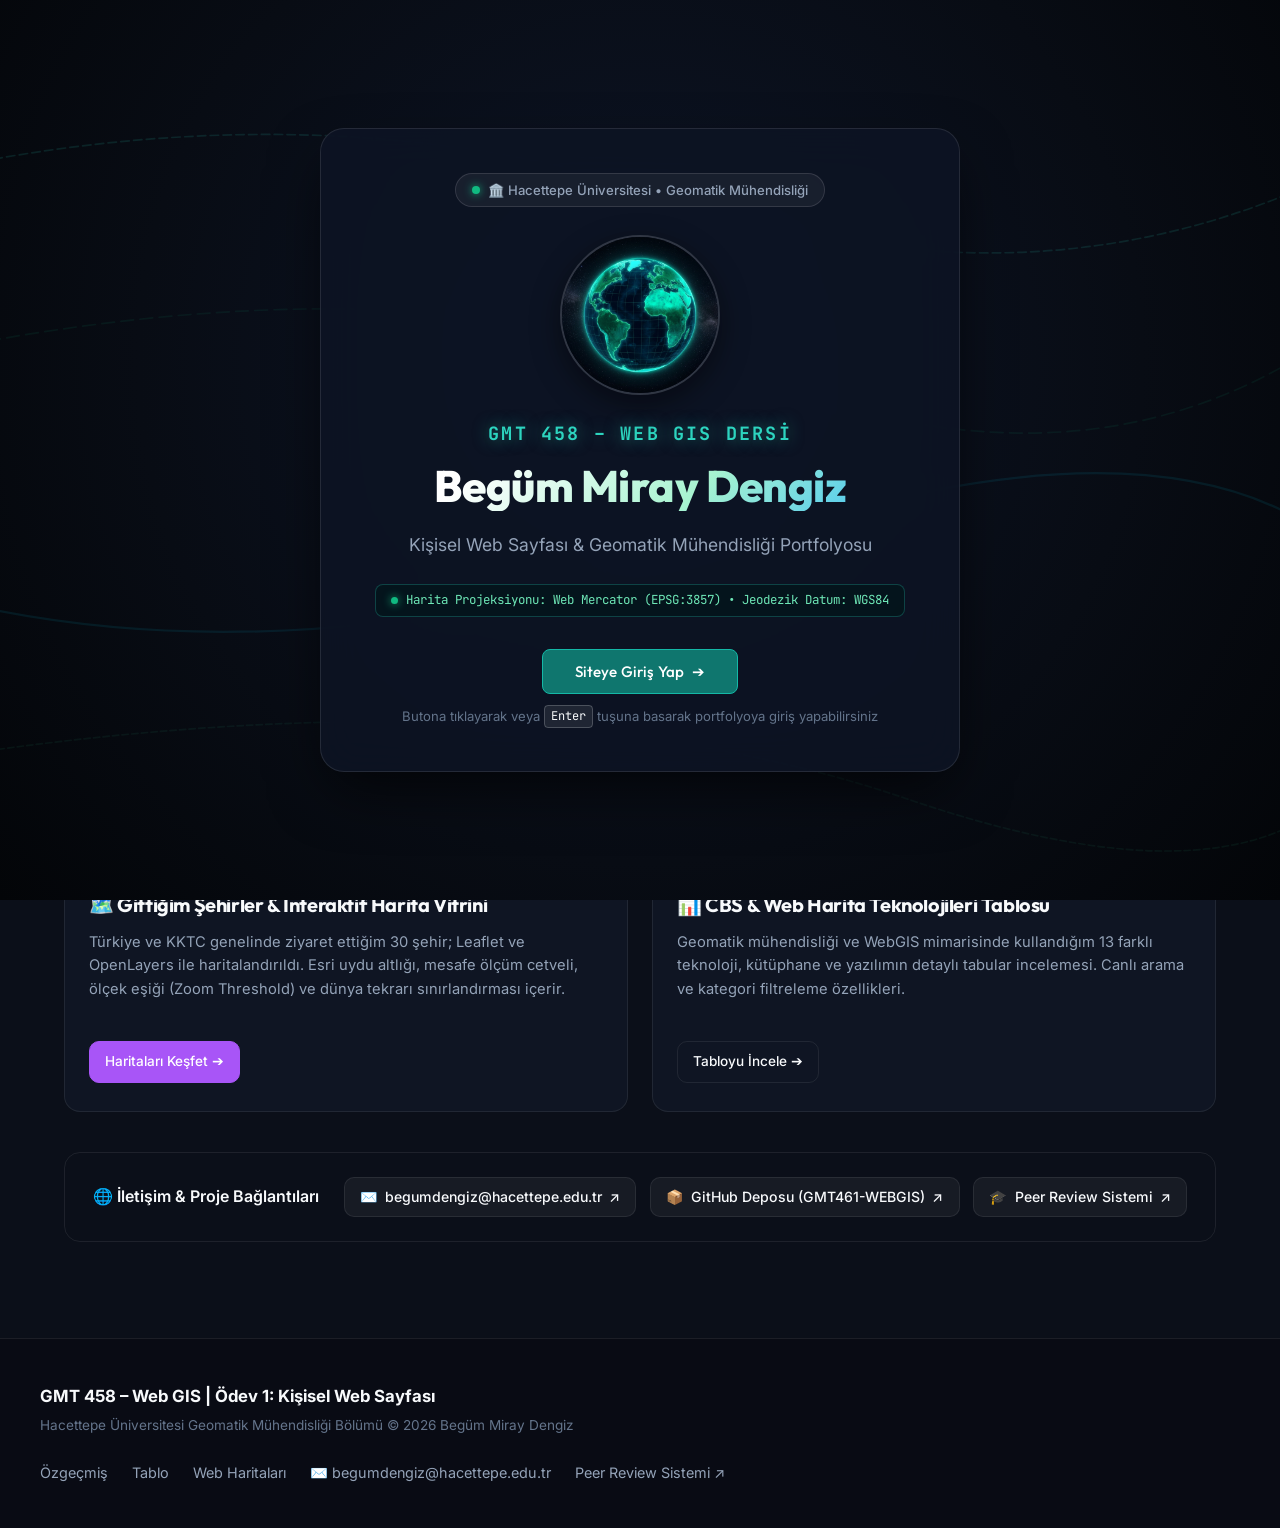
<file: index.html>
<!DOCTYPE html>
<html lang="tr" data-theme="dark">
<head>
  <meta charset="UTF-8">
  <meta name="viewport" content="width=device-width, initial-scale=1.0">
  <title>Begüm Miray Dengiz | Web GIS & Geomatik Mühendisliği Portfolyosu</title>
  <meta name="description" content="GMT 458 Web GIS dersi için hazırlanmış kişisel web sayfası ve WebGIS portfolyosu. OpenLayers, Leaflet ve Türkiye ile KKTC'de 30 gittiğim şehir haritası.">
  <meta http-equiv="Cache-Control" content="no-cache, no-store, must-revalidate">
  <meta http-equiv="Pragma" content="no-cache">
  <meta http-equiv="Expires" content="0">
  <link rel="stylesheet" href="css/style.css?v=3">
  <link rel="icon" type="image/svg+xml" href="assets/images/avatar.svg">
</head>
<body>

  <!-- =========================================================================
       Sade & Modern Dünya Resimli Giriş Kapak Ekranı (Clean Earth Globe Cover)
       ========================================================================= -->
  <aside id="siteCoverOverlay" class="site-cover-overlay" aria-label="Giriş Kapak Ekranı">
    
    <!-- Yumuşak Topoğrafik Çizgi Arka Planı (Sade & Zarif) -->
    <svg class="cover-topo-svg" viewBox="0 0 1200 800" preserveAspectRatio="none" aria-hidden="true">
      <defs>
        <linearGradient id="topoGrad1" x1="0%" y1="0%" x2="100%" y2="0%">
          <stop offset="0%" stop-color="#2dd4bf" stop-opacity="0.3" />
          <stop offset="50%" stop-color="#10b981" stop-opacity="0.6" />
          <stop offset="100%" stop-color="#06b6d4" stop-opacity="0.2" />
        </linearGradient>
      </defs>
      <path class="topo-line topo-1" d="M -100,160 Q 300,70 650,180 T 1300,130" />
      <path class="topo-line topo-2" d="M -100,320 Q 380,220 720,340 T 1300,260" />
      <path class="topo-line topo-3" d="M -100,520 Q 250,620 700,480 T 1300,530" />
      <path class="topo-line topo-4" d="M -100,680 Q 480,590 850,710 T 1300,640" />
    </svg>

    <!-- Cam Efektli & Sade Karşılama Kartı -->
    <div class="cover-modal-card">
      
      <div class="cover-badge-pill">
        <span class="badge-pulsing-dot"></span>
        <span data-i18n="cover.badge">Hacettepe Üniversitesi • Geomatik Mühendisliği</span>
      </div>

      <!-- Sade & Parlayan 3D Dünya Resmi (Clean Earth Globe) -->
      <div class="cover-globe-container">
        <img src="assets/images/earth_globe.jpg" alt="WebGIS Earth Globe" class="cover-globe-img">
      </div>

      <h1 class="cover-title">
        <span class="cover-title-sub" data-i18n="cover.sub">GMT 458 – WEB GIS DERSİ</span>
        <span class="cover-title-main shimmer-text" data-i18n="cover.name">Begüm Miray Dengiz</span>
      </h1>

      <p class="cover-tagline" data-i18n="cover.tagline">
        Kişisel Web Sayfası & Geomatik Mühendisliği Portfolyosu
      </p>

      <!-- Cartographic Status Bar -->
      <div class="cover-geo-status">
        <span class="geo-status-dot"></span>
        <span data-i18n="cover.geo_status">Harita Projeksiyonu: Web Mercator (EPSG:3857) • Jeodezik Datum: WGS84</span>
      </div>

      <!-- Action Enter Button -->
      <div class="cover-action-box">
        <button id="coverEnterBtn" class="cover-enter-btn" title="Siteye Giriş Yap ve Portfolyoyu Keşfet">
          <span class="btn-content">
            <span data-i18n="cover.btn">Siteye Giriş Yap</span>
            <span class="btn-arrow">➔</span>
          </span>
        </button>
        <p class="cover-hint-text" data-i18n="cover.hint">
          Butona tıklayarak veya <kbd>Enter</kbd> tuşuna basarak portfolyoya giriş yapabilirsiniz
        </p>
      </div>

    </div>
  </aside>

  <!-- Site Navigation -->
  <header class="site-header">
    <div class="nav-container">
      <a href="index.html" class="brand-logo">
        <span class="brand-icon">🌐</span>
        <span><span data-i18n="nav.brand">Begüm Miray</span> <span style="color: var(--primary-light);" data-i18n="nav.brand_sub">.WebGIS</span></span>
      </a>

      <div class="nav-right-cluster">
        <!-- Re-open Intro Cover Button -->
        <button id="reopenCoverBtn" class="intro-cover-btn" aria-label="Giriş Kapağını Göster" title="Açılış Kapak Animasyonunu Tekrar Oynat" data-i18n="nav.cover_btn">🎬 Giriş Kapağı</button>

        <!-- Multi-Language Selector (TR / EN) -->
        <div class="lang-switcher" role="group" aria-label="Dil Seçimi / Language Selector">
          <button class="lang-btn active" data-lang="tr" title="Türkçe">TR</button>
          <span class="lang-divider">|</span>
          <button class="lang-btn" data-lang="en" title="English">EN</button>
        </div>

        <!-- Theme Toggle Button -->
        <button id="themeToggleBtn" class="theme-toggle-btn" aria-label="Temayı Değiştir" title="Temayı Değiştir" data-i18n-title="theme.title_light">☀️</button>
        <button class="mobile-toggle" id="mobileToggle" aria-label="Menüyü Aç">☰</button>

        <ul class="nav-links" id="navLinks">
          <li><a href="index.html" class="nav-link active" data-i18n="nav.resume">Özgeçmiş</a></li>
          <li><a href="technologies.html" class="nav-link" data-i18n="nav.table">Tablo</a></li>
          <li><a href="maps.html" class="nav-link" data-i18n="nav.maps">Web Haritaları</a></li>
        </ul>
      </div>
    </div>
  </header>

  <!-- Main Content Area -->
  <main class="main-content">
    
    <!-- Hero Section (Clean, Modern Profile Intro) -->
    <section class="hero-grid animate-fade-up">
      <div class="hero-text">
        <div class="section-badge" data-i18n="hero.badge">🏛️ Hacettepe Üniversitesi • Geomatik Mühendisliği</div>
        <h1 class="shimmer-text">
          <span data-i18n="hero.greeting">Merhaba, Ben</span> <span data-i18n="hero.name">Begüm Miray Dengiz</span>
        </h1>
        <div class="hero-role">
          <span data-i18n="hero.role">📐 Geomatik Mühendisliği Son Sınıf Öğrencisi</span>
        </div>
        <p class="hero-bio" data-i18n="hero.bio">
          Hacettepe Üniversitesi Mühendislik Fakültesi Geomatik Mühendisliği Bölümü son sınıf öğrencisiyim. 
          Mesleki stajlarımı <strong>Karayolları 4. Bölge Müdürlüğü</strong>, <strong>Doruk Harita Şirketi</strong> 
          ve <strong>Çankaya LİHKAB</strong> bünyesinde tamamladım.
        </p>

        <div class="hero-actions">
          <a href="maps.html" class="btn btn-primary">
            <span data-i18n="hero.btn_maps">🗺️ Web Haritalarını İncele (30 Şehir)</span>
          </a>
          <a href="technologies.html" class="btn btn-secondary">
            <span data-i18n="hero.btn_tech">📊 Teknolojiler</span>
          </a>
          <a href="mailto:begumdengiz@hacettepe.edu.tr" class="btn btn-secondary" title="E-Posta Gönder">
            <span>✉️ begumdengiz@hacettepe.edu.tr</span>
          </a>
        </div>
      </div>
    </section>

    <!-- Simple & Elegant Academic Education Card -->
    <section class="simple-section animate-fade-up">
      <div class="profile-cards-grid">
        
        <!-- Academic Education Card -->
        <article class="profile-card">
          <span class="profile-card-icon">🎓</span>
          <h3 data-i18n="cards.edu_title">Akademik Eğitim</h3>
          <span class="card-subtitle" data-i18n="cards.edu_sub">Hacettepe Üniversitesi (2022 – Günümüz)</span>
          <p data-i18n="cards.edu_desc">
            Mühendislik Fakültesi Geomatik Mühendisliği Bölümü. CBS, Fotogrametri, Jeodezi, Uzaktan Algılama ve GMT 458 Web GIS dersi kapsamında açık kaynaklı mekânsal yazılım mimarileri.
          </p>
        </article>

      </div>
    </section>

    <!-- 2-Column Showcase Action Cards -->
    <section class="simple-section animate-fade-up">
      <div class="showcase-cards-grid">
        
        <!-- Showcase 1: 30 Visited Cities Maps -->
        <div class="showcase-action-card">
          <div class="showcase-card-header">
            <h3 data-i18n="showcase.maps_title">🗺️ Gittiğim Şehirler & İnteraktif Harita Vitrini</h3>
            <p data-i18n="showcase.maps_desc">
              Türkiye ve KKTC genelinde ziyaret ettiğim 30 şehir; Leaflet ve OpenLayers ile haritalandırıldı. Esri uydu altlığı, mesafe ölçüm cetveli, ölçek eşiği (Zoom Threshold) ve dünya tekrarı sınırlandırması içerir.
            </p>
          </div>
          <div class="showcase-card-footer">
            <a href="maps.html" class="btn btn-primary btn-sm" data-i18n="showcase.maps_btn">
              Haritaları Keşfet ➔
            </a>
          </div>
        </div>

        <!-- Showcase 2: Technologies Table -->
        <div class="showcase-action-card">
          <div class="showcase-card-header">
            <h3 data-i18n="showcase.tech_title">📊 CBS & Web Harita Teknolojileri Tablosu</h3>
            <p data-i18n="showcase.tech_desc">
              Geomatik mühendisliği ve WebGIS mimarisinde kullandığım 13 farklı teknoloji, kütüphane ve yazılımın detaylı tabular incelemesi. Canlı arama ve kategori filtreleme özellikleri.
            </p>
          </div>
          <div class="showcase-card-footer">
            <a href="technologies.html" class="btn btn-secondary btn-sm" data-i18n="showcase.tech_btn">
              Tabloyu İncele ➔
            </a>
          </div>
        </div>

      </div>
    </section>

    <!-- Contact & Project Links Bar -->
    <section class="social-contact-bar animate-fade-up">
      <div class="contact-label" data-i18n="contact.title">
        🌐 İletişim & Proje Bağlantıları
      </div>
      <div class="contact-links-group">
        <a href="mailto:begumdengiz@hacettepe.edu.tr" class="contact-pill-link">
          <span>✉️</span>
          <span>begumdengiz@hacettepe.edu.tr</span>
          <span>↗</span>
        </a>
        <a href="https://github.com/begum-miray/GMT461-WEBGIS" target="_blank" rel="noopener" class="contact-pill-link">
          <span>📦</span>
          <span data-i18n="contact.github">GitHub Deposu (GMT461-WEBGIS)</span>
          <span>↗</span>
        </a>
        <a href="https://gmt458.hacettepe.edu.tr/" target="_blank" rel="noopener" class="contact-pill-link">
          <span>🎓</span>
          <span data-i18n="contact.review">Peer Review Sistemi</span>
          <span>↗</span>
        </a>
      </div>
    </section>

  </main>

  <!-- Site Footer -->
  <footer class="site-footer">
    <div class="footer-container">
      <div class="footer-left">
        <div class="footer-title" data-i18n="footer.title">GMT 458 – Web GIS | Ödev 1: Kişisel Web Sayfası</div>
        <div class="footer-subtitle" data-i18n="footer.subtitle">Hacettepe Üniversitesi Geomatik Mühendisliği Bölümü © 2026 Begüm Miray Dengiz</div>
      </div>
      <ul class="footer-links">
        <li><a href="index.html" data-i18n="nav.resume">Özgeçmiş</a></li>
        <li><a href="technologies.html" data-i18n="nav.table">Tablo</a></li>
        <li><a href="maps.html" data-i18n="nav.maps">Web Haritaları</a></li>
        <li><a href="mailto:begumdengiz@hacettepe.edu.tr">✉️ begumdengiz@hacettepe.edu.tr</a></li>
        <li><a href="https://gmt458.hacettepe.edu.tr/" target="_blank" rel="noopener" data-i18n="footer.review">Peer Review Sistemi ↗</a></li>
      </ul>
    </div>
  </footer>

  <script src="js/i18n.js?v=3"></script>
  <script src="js/main.js?v=3"></script>
</body>
</html>
</file>
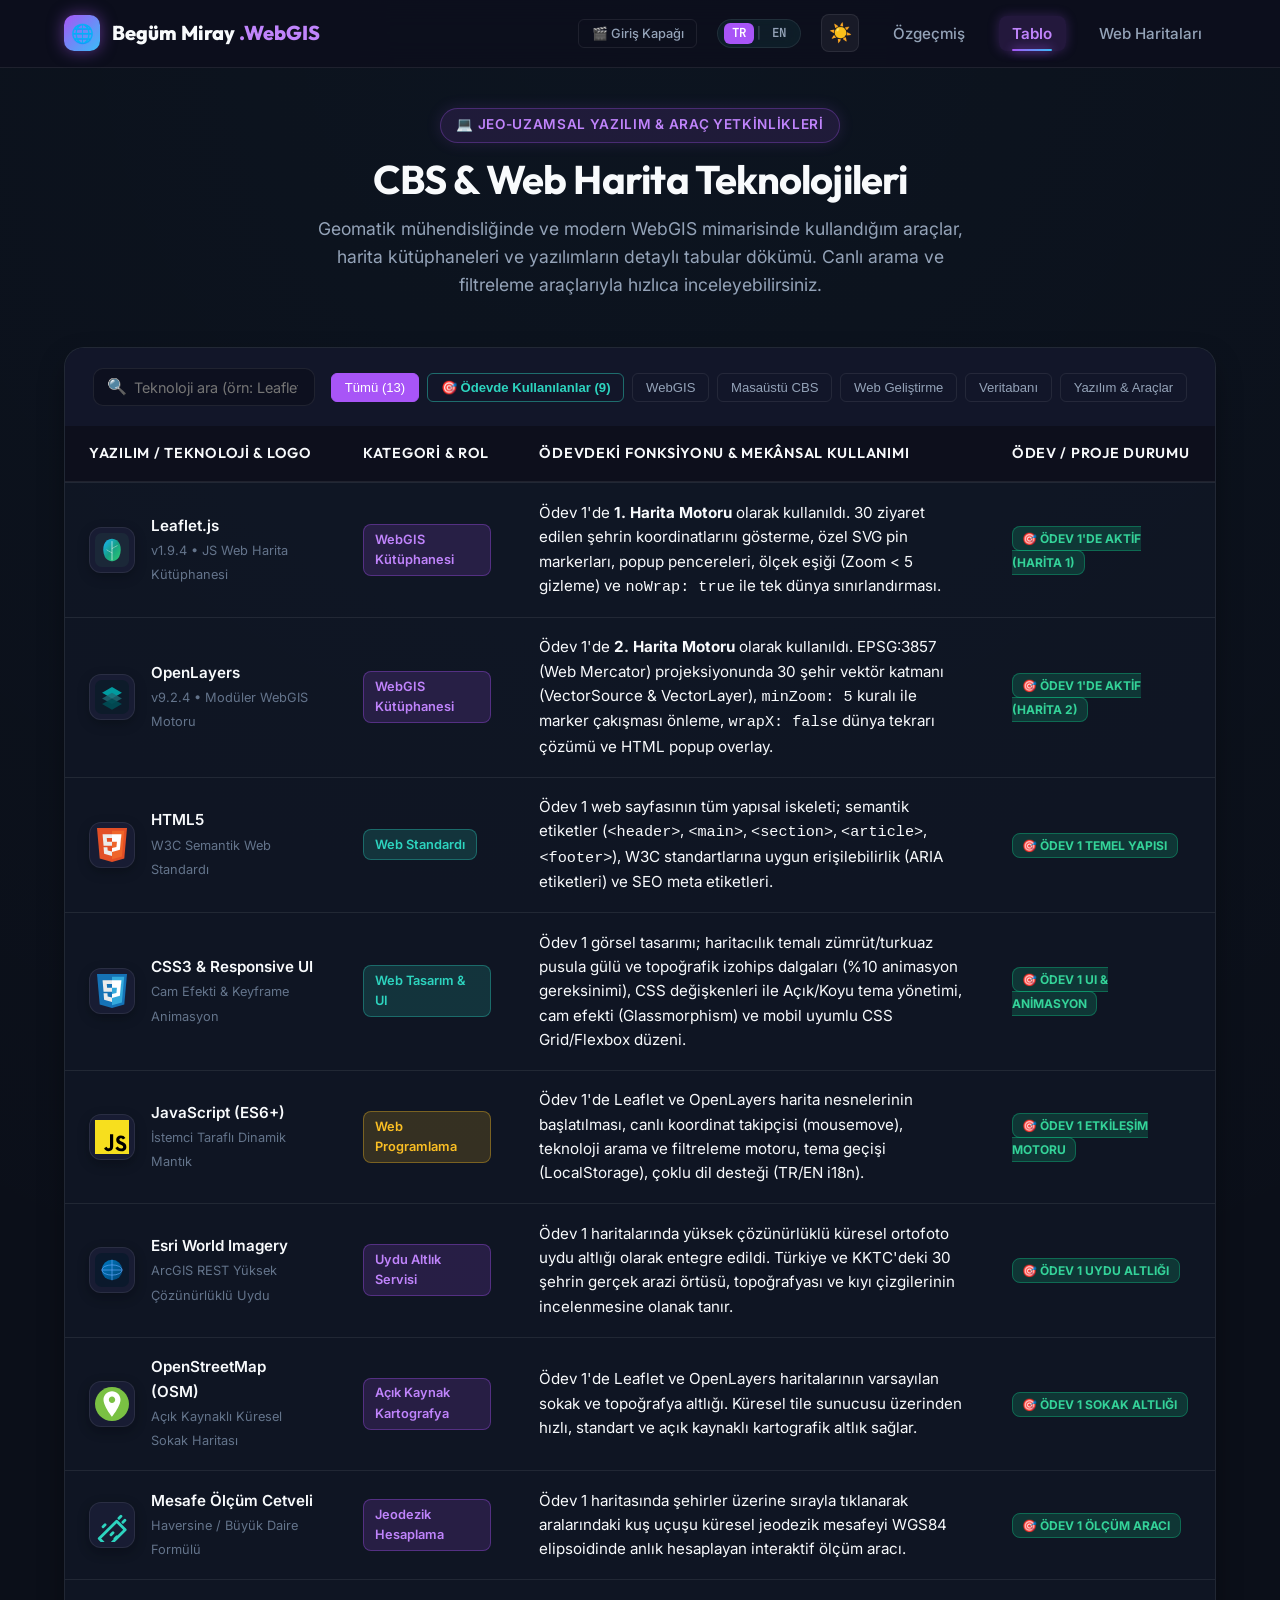
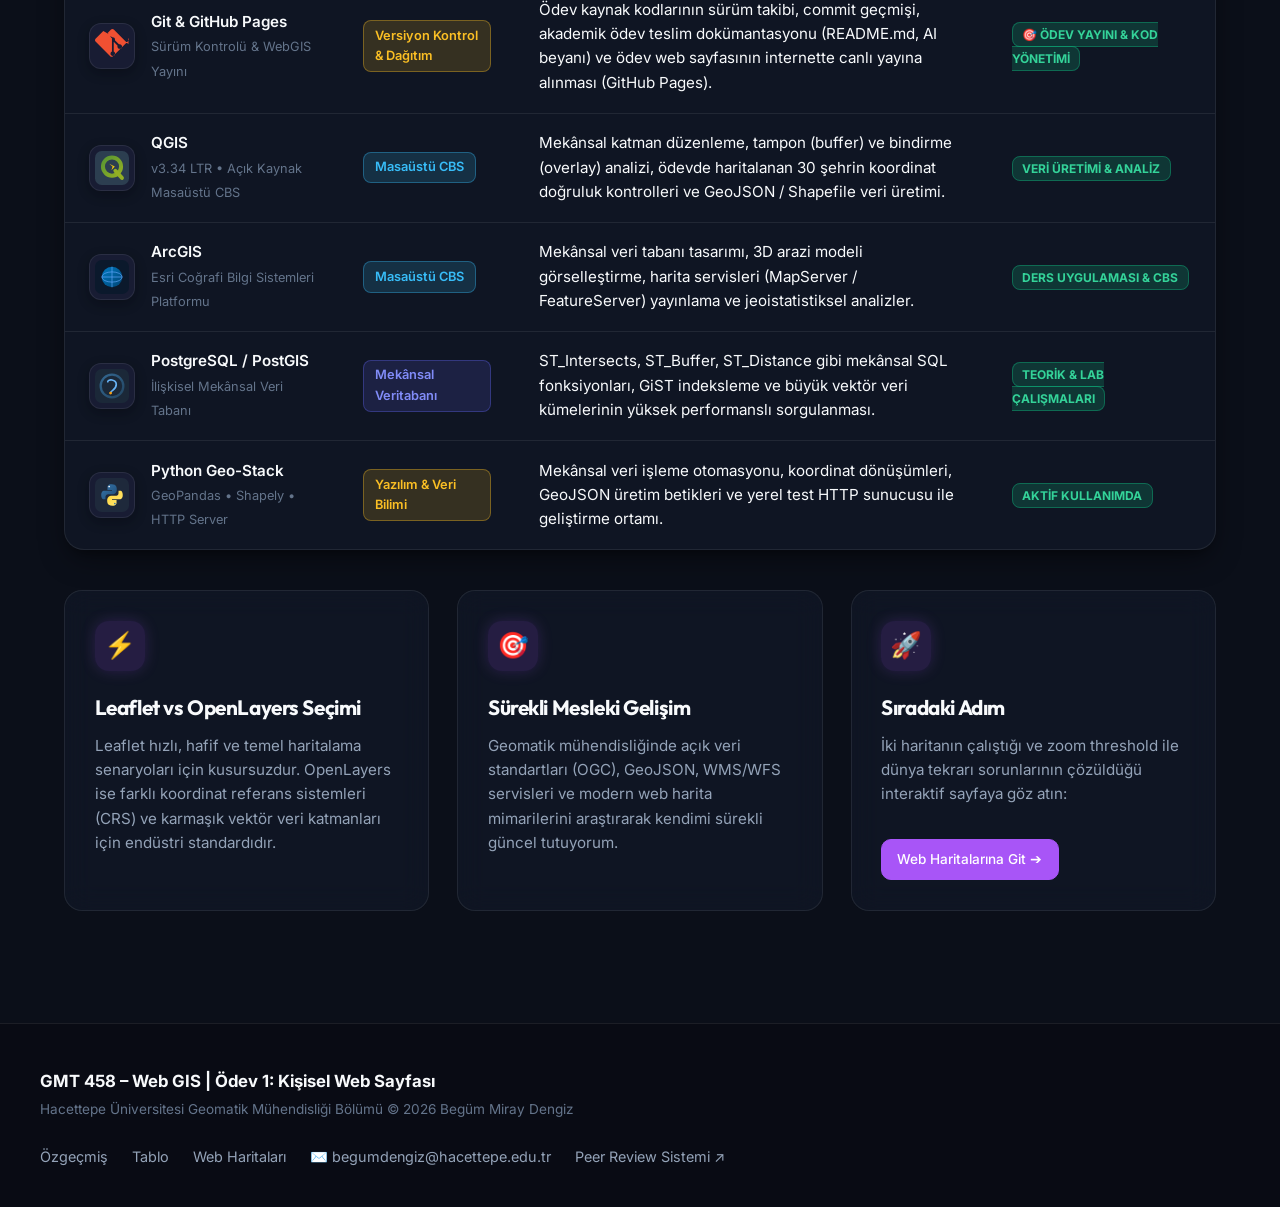
<file: technologies.html>
<!DOCTYPE html>
<html lang="tr" data-theme="dark">
<head>
  <meta charset="UTF-8">
  <meta name="viewport" content="width=device-width, initial-scale=1.0">
  <title>Kullanılan Teknolojiler & Beceriler | Begüm Miray Dengiz WebGIS</title>
  <meta name="description" content="GMT 458 Web GIS dersi için kullanılan teknolojiler, açık kaynaklı kütüphaneler ve görselli tabular bilgi tablosu.">
  <meta http-equiv="Cache-Control" content="no-cache, no-store, must-revalidate">
  <meta http-equiv="Pragma" content="no-cache">
  <meta http-equiv="Expires" content="0">
  <link rel="stylesheet" href="css/style.css?v=3">
  <link rel="icon" type="image/svg+xml" href="assets/images/avatar.svg">
</head>
<body>

  <!-- Site Navigation -->
  <header class="site-header">
    <div class="nav-container">
      <a href="index.html" class="brand-logo">
        <span class="brand-icon">🌐</span>
        <span><span data-i18n="nav.brand">Begüm Miray</span> <span style="color: var(--primary-light);" data-i18n="nav.brand_sub">.WebGIS</span></span>
      </a>

      <div class="nav-right-cluster">
        <!-- Re-open Intro Cover Button -->
        <button id="reopenCoverBtn" class="intro-cover-btn" aria-label="Giriş Kapağını Göster" title="Açılış Kapak Animasyonunu Tekrar Oynat" data-i18n="nav.cover_btn">🎬 Giriş Kapağı</button>

        <!-- Multi-Language Selector (TR / EN) -->
        <div class="lang-switcher" role="group" aria-label="Dil Seçimi / Language Selector">
          <button class="lang-btn active" data-lang="tr" title="Türkçe">TR</button>
          <span class="lang-divider">|</span>
          <button class="lang-btn" data-lang="en" title="English">EN</button>
        </div>

        <!-- Theme Toggle Button -->
        <button id="themeToggleBtn" class="theme-toggle-btn" aria-label="Temayı Değiştir" title="Temayı Değiştir" data-i18n-title="theme.title_light">☀️</button>
        <button class="mobile-toggle" id="mobileToggle" aria-label="Menüyü Aç">☰</button>

        <ul class="nav-links" id="navLinks">
          <li><a href="index.html" class="nav-link" data-i18n="nav.resume">Özgeçmiş</a></li>
          <li><a href="technologies.html" class="nav-link active" data-i18n="nav.table">Tablo</a></li>
          <li><a href="maps.html" class="nav-link" data-i18n="nav.maps">Web Haritaları</a></li>
        </ul>
      </div>
    </div>
  </header>

  <!-- Main Content -->
  <main class="main-content">
    
    <div class="section-header animate-fade-up">
      <div class="section-badge" data-i18n="tech.badge">💻 Jeo-Uzamsal Yazılım & Araç Yetkinlikleri</div>
      <h1 class="section-title" data-i18n="tech.title">CBS & Web Harita Teknolojileri</h1>
      <p class="section-desc" data-i18n="tech.desc">
        Geomatik mühendisliğinde ve modern WebGIS mimarisinde kullandığım araçlar, harita kütüphaneleri ve yazılımların detaylı tabular dökümü. Canlı arama ve filtreleme araçlarıyla hızlıca inceleyebilirsiniz.
      </p>
    </div>

    <!-- TABULAR INFORMATION WITH IMAGES SECTION -->
    <div class="table-container animate-fade-up">
      
      <!-- Toolbar with Live Search & Category Filter -->
      <div class="table-toolbar">
        <div class="search-box-wrapper">
          <span class="search-icon-pos">🔍</span>
          <input type="text" id="tableSearchInput" class="search-input" placeholder="Teknoloji ara (örn: Leaflet, QGIS)..." data-i18n-placeholder="tech.search_placeholder" aria-label="Tabloda Ara">
        </div>

        <div class="filter-pills-group">
          <button class="filter-btn active" data-filter="all" data-i18n="tech.filter_all">Tümü (13)</button>
          <button class="filter-btn" data-filter="odev" style="border-color: rgba(45, 212, 191, 0.45); color: #2dd4bf; font-weight: 700;" data-i18n="tech.filter_odev">🎯 Ödevde Kullanılanlar (9)</button>
          <button class="filter-btn" data-filter="webgis" data-i18n="tech.filter_webgis">WebGIS</button>
          <button class="filter-btn" data-filter="desktop" data-i18n="tech.filter_desktop">Masaüstü CBS</button>
          <button class="filter-btn" data-filter="web" data-i18n="tech.filter_web">Web Geliştirme</button>
          <button class="filter-btn" data-filter="db" data-i18n="tech.filter_db">Veritabanı</button>
          <button class="filter-btn" data-filter="dev" data-i18n="tech.filter_dev">Yazılım & Araçlar</button>
        </div>
      </div>

      <div class="table-responsive">
        <table class="custom-table">
          <thead>
            <tr>
              <th scope="col" data-i18n="table.th_tech">Yazılım / Teknoloji & Logo</th>
              <th scope="col" data-i18n="table.th_cat">Kategori & Rol</th>
              <th scope="col" data-i18n="table.th_role">Ödevdeki Fonksiyonu & Mekânsal Kullanımı</th>
              <th scope="col" data-i18n="table.th_status">Ödev / Proje Durumu</th>
            </tr>
          </thead>
          <tbody>
            
            <!-- 1. Leaflet.js -->
            <tr data-category="webgis odev">
              <td>
                <div class="table-item-cell">
                  <div class="table-logo-wrapper">
                    <img src="assets/images/leaflet.svg" alt="Leaflet Logo" class="table-logo">
                  </div>
                  <div>
                    <span class="tech-name">Leaflet.js</span>
                    <span class="tech-desc">v1.9.4 • JS Web Harita Kütüphanesi</span>
                  </div>
                </div>
              </td>
              <td><span class="table-badge badge-webgis" data-i18n="badge.webgis_lib">WebGIS Kütüphanesi</span></td>
              <td data-i18n="td.leaflet_desc">Ödev 1'de <strong>1. Harita Motoru</strong> olarak kullanıldı. 30 ziyaret edilen şehrin koordinatlarını gösterme, özel SVG pin markerları, popup pencereleri, ölçek eşiği (Zoom < 5 gizleme) ve <code>noWrap: true</code> ile tek dünya sınırlandırması.</td>
              <td><span class="issue-status-badge status-active" data-i18n="status.act_m1">🎯 Ödev 1'de Aktif (Harita 1)</span></td>
            </tr>

            <!-- 2. OpenLayers -->
            <tr data-category="webgis odev">
              <td>
                <div class="table-item-cell">
                  <div class="table-logo-wrapper">
                    <img src="assets/images/openlayers.svg" alt="OpenLayers Logo" class="table-logo">
                  </div>
                  <div>
                    <span class="tech-name">OpenLayers</span>
                    <span class="tech-desc">v9.2.4 • Modüler WebGIS Motoru</span>
                  </div>
                </div>
              </td>
              <td><span class="table-badge badge-webgis" data-i18n="badge.webgis_lib">WebGIS Kütüphanesi</span></td>
              <td data-i18n="td.ol_desc">Ödev 1'de <strong>2. Harita Motoru</strong> olarak kullanıldı. EPSG:3857 (Web Mercator) projeksiyonunda 30 şehir vektör katmanı (VectorSource & VectorLayer), <code>minZoom: 5</code> kuralı ile marker çakışması önleme, <code>wrapX: false</code> dünya tekrarı çözümü ve HTML popup overlay.</td>
              <td><span class="issue-status-badge status-active" data-i18n="status.act_m2">🎯 Ödev 1'de Aktif (Harita 2)</span></td>
            </tr>

            <!-- 3. HTML5 -->
            <tr data-category="web odev">
              <td>
                <div class="table-item-cell">
                  <div class="table-logo-wrapper">
                    <img src="assets/images/html5.svg" alt="HTML5 Logo" class="table-logo">
                  </div>
                  <div>
                    <span class="tech-name">HTML5</span>
                    <span class="tech-desc">W3C Semantik Web Standardı</span>
                  </div>
                </div>
              </td>
              <td><span class="table-badge badge-web" data-i18n="badge.web_standard">Web Standardı</span></td>
              <td data-i18n="td.html5_desc">Ödev 1 web sayfasının tüm yapısal iskeleti; semantik etiketler (<code>&lt;header&gt;</code>, <code>&lt;main&gt;</code>, <code>&lt;section&gt;</code>, <code>&lt;article&gt;</code>, <code>&lt;footer&gt;</code>), W3C standartlarına uygun erişilebilirlik (ARIA etiketleri) ve SEO meta etiketleri.</td>
              <td><span class="issue-status-badge status-active" data-i18n="status.act_core">🎯 Ödev 1 Temel Yapısı</span></td>
            </tr>

            <!-- 4. CSS3 -->
            <tr data-category="web odev">
              <td>
                <div class="table-item-cell">
                  <div class="table-logo-wrapper">
                    <img src="assets/images/css3.svg" alt="CSS3 Logo" class="table-logo">
                  </div>
                  <div>
                    <span class="tech-name">CSS3 & Responsive UI</span>
                    <span class="tech-desc">Cam Efekti & Keyframe Animasyon</span>
                  </div>
                </div>
              </td>
              <td><span class="table-badge badge-web" data-i18n="badge.ui_design">Web Tasarım & UI</span></td>
              <td data-i18n="td.css3_desc">Ödev 1 görsel tasarımı; haritacılık temalı zümrüt/turkuaz pusula gülü ve topoğrafik izohips dalgaları (%10 animasyon gereksinimi), CSS değişkenleri (Variables) ile Açık/Koyu tema yönetimi, cam efekti (Glassmorphism) ve mobil uyumlu CSS Grid/Flexbox düzeni.</td>
              <td><span class="issue-status-badge status-active" data-i18n="status.act_ui">🎯 Ödev 1 UI & Animasyon</span></td>
            </tr>

            <!-- 5. JavaScript -->
            <tr data-category="web dev odev">
              <td>
                <div class="table-item-cell">
                  <div class="table-logo-wrapper">
                    <img src="assets/images/javascript.svg" alt="JavaScript Logo" class="table-logo">
                  </div>
                  <div>
                    <span class="tech-name">JavaScript (ES6+)</span>
                    <span class="tech-desc">İstemci Taraflı Dinamik Mantık</span>
                  </div>
                </div>
              </td>
              <td><span class="table-badge badge-dev" data-i18n="badge.web_prog">Web Programlama</span></td>
              <td data-i18n="td.js_desc">Ödev 1'de Leaflet ve OpenLayers harita nesnelerinin başlatılması, canlı koordinat takipçisi (mousemove), teknoloji arama ve filtreleme motoru, tema geçişi (LocalStorage), çoklu dil desteği (TR/EN i18n).</td>
              <td><span class="issue-status-badge status-active" data-i18n="status.act_engine">🎯 Ödev 1 Etkileşim Motoru</span></td>
            </tr>

            <!-- 6. Esri World Imagery -->
            <tr data-category="webgis odev">
              <td>
                <div class="table-item-cell">
                  <div class="table-logo-wrapper">
                    <img src="assets/images/arcgis.svg" alt="Esri Logo" class="table-logo">
                  </div>
                  <div>
                    <span class="tech-name">Esri World Imagery</span>
                    <span class="tech-desc">ArcGIS REST Yüksek Çözünürlüklü Uydu</span>
                  </div>
                </div>
              </td>
              <td><span class="table-badge badge-webgis" data-i18n="badge.sat_service">Uydu Altlık Servisi</span></td>
              <td data-i18n="td.esri_desc">Ödev 1 haritalarında yüksek çözünürlüklü küresel ortofoto uydu altlığı olarak entegre edildi. Türkiye ve KKTC'deki 30 şehrin gerçek arazi örtüsü, topoğrafyası ve kıyı çizgilerinin incelenmesine olanak tanır.</td>
              <td><span class="issue-status-badge status-active" data-i18n="status.act_sat">🎯 Ödev 1 Uydu Altlığı</span></td>
            </tr>

            <!-- 7. OpenStreetMap -->
            <tr data-category="webgis odev">
              <td>
                <div class="table-item-cell">
                  <div class="table-logo-wrapper">
                    <img src="assets/images/osm.svg" alt="OSM Logo" class="table-logo">
                  </div>
                  <div>
                    <span class="tech-name">OpenStreetMap (OSM)</span>
                    <span class="tech-desc">Açık Kaynaklı Küresel Sokak Haritası</span>
                  </div>
                </div>
              </td>
              <td><span class="table-badge badge-webgis" data-i18n="badge.osm_carto">Açık Kaynak Kartografya</span></td>
              <td data-i18n="td.osm_desc">Ödev 1'de Leaflet ve OpenLayers haritalarının varsayılan sokak ve topoğrafya altlığı. Küresel tile sunucusu üzerinden hızlı, standart ve açık kaynaklı kartografik altlık sağlar.</td>
              <td><span class="issue-status-badge status-active" data-i18n="status.act_street">🎯 Ödev 1 Sokak Altlığı</span></td>
            </tr>

            <!-- 8. Jeodezik Mesafe Cetveli -->
            <tr data-category="webgis odev">
              <td>
                <div class="table-item-cell">
                  <div class="table-logo-wrapper">
                    <img src="assets/images/ruler.svg" alt="Cetvel Logo" class="table-logo">
                  </div>
                  <div>
                    <span class="tech-name">Mesafe Ölçüm Cetveli</span>
                    <span class="tech-desc">Haversine / Büyük Daire Formülü</span>
                  </div>
                </div>
              </td>
              <td><span class="table-badge badge-webgis" data-i18n="badge.geodesy_calc">Jeodezik Hesaplama</span></td>
              <td data-i18n="td.ruler_desc">Ödev 1 haritasında şehirler üzerine sırayla tıklanarak aralarındaki kuş uçuşu küresel jeodezik mesafeyi WGS84 elipsoidinde anlık hesaplayan interaktif ölçüm aracı.</td>
              <td><span class="issue-status-badge status-active" data-i18n="status.act_ruler">🎯 Ödev 1 Ölçüm Aracı</span></td>
            </tr>

            <!-- 9. Git & GitHub / Pages -->
            <tr data-category="dev odev">
              <td>
                <div class="table-item-cell">
                  <div class="table-logo-wrapper">
                    <img src="assets/images/git.svg" alt="Git Logo" class="table-logo">
                  </div>
                  <div>
                    <span class="tech-name">Git & GitHub Pages</span>
                    <span class="tech-desc">Sürüm Kontrolü & WebGIS Yayını</span>
                  </div>
                </div>
              </td>
              <td><span class="table-badge badge-dev" data-i18n="badge.vcs">Versiyon Kontrol & Dağıtım</span></td>
              <td data-i18n="td.git_desc">Ödev kaynak kodlarının sürüm takibi, commit geçmişi, akademik ödev teslim dokümantasyonu (README.md, AI beyanı) ve ödev web sayfasının internette canlı yayına alınması (GitHub Pages).</td>
              <td><span class="issue-status-badge status-active" data-i18n="status.act_deploy">🎯 Ödev Yayını & Kod Yönetimi</span></td>
            </tr>

            <!-- 10. QGIS -->
            <tr data-category="desktop">
              <td>
                <div class="table-item-cell">
                  <div class="table-logo-wrapper">
                    <img src="assets/images/qgis.svg" alt="QGIS Logo" class="table-logo">
                  </div>
                  <div>
                    <span class="tech-name">QGIS</span>
                    <span class="tech-desc">v3.34 LTR • Açık Kaynak Masaüstü CBS</span>
                  </div>
                </div>
              </td>
              <td><span class="table-badge badge-desktop" data-i18n="badge.desktop_gis">Masaüstü CBS</span></td>
              <td data-i18n="td.qgis_desc">Mekânsal katman düzenleme, tampon (buffer) ve bindirme (overlay) analizi, ödevde haritalanan 30 şehrin koordinat doğruluk kontrolleri ve GeoJSON / Shapefile veri üretimi.</td>
              <td><span class="issue-status-badge status-active" data-i18n="status.data_prod">Veri Üretimi & Analiz</span></td>
            </tr>

            <!-- 11. ArcGIS -->
            <tr data-category="desktop">
              <td>
                <div class="table-item-cell">
                  <div class="table-logo-wrapper">
                    <img src="assets/images/arcgis.svg" alt="ArcGIS Logo" class="table-logo">
                  </div>
                  <div>
                    <span class="tech-name">ArcGIS</span>
                    <span class="tech-desc">Esri Coğrafi Bilgi Sistemleri Platformu</span>
                  </div>
                </div>
              </td>
              <td><span class="table-badge badge-desktop" data-i18n="badge.desktop_gis">Masaüstü CBS</span></td>
              <td data-i18n="td.arcgis_desc">Mekânsal veri tabanı tasarımı, 3D arazi modeli görselleştirme, harita servisleri (MapServer / FeatureServer) yayınlama ve jeoistatistiksel analizler.</td>
              <td><span class="issue-status-badge status-active" data-i18n="status.lab_gis">Ders Uygulaması & CBS</span></td>
            </tr>

            <!-- 12. PostgreSQL / PostGIS -->
            <tr data-category="db">
              <td>
                <div class="table-item-cell">
                  <div class="table-logo-wrapper">
                    <img src="assets/images/postgis.svg" alt="PostGIS Logo" class="table-logo">
                  </div>
                  <div>
                    <span class="tech-name">PostgreSQL / PostGIS</span>
                    <span class="tech-desc">İlişkisel Mekânsal Veri Tabanı</span>
                  </div>
                </div>
              </td>
              <td><span class="table-badge badge-spatial-db" data-i18n="badge.spatial_db">Mekânsal Veritabanı</span></td>
              <td data-i18n="td.postgis_desc">ST_Intersects, ST_Buffer, ST_Distance gibi mekânsal SQL fonksiyonları, GiST indeksleme ve büyük vektör veri kümelerinin yüksek performanslı sorgulanması.</td>
              <td><span class="issue-status-badge status-active" data-i18n="status.theory_lab">Teorik & Lab Çalışmaları</span></td>
            </tr>

            <!-- 13. Python Geo-Stack -->
            <tr data-category="dev">
              <td>
                <div class="table-item-cell">
                  <div class="table-logo-wrapper">
                    <img src="assets/images/python.svg" alt="Python Logo" class="table-logo">
                  </div>
                  <div>
                    <span class="tech-name">Python Geo-Stack</span>
                    <span class="tech-desc">GeoPandas • Shapely • HTTP Server</span>
                  </div>
                </div>
              </td>
              <td><span class="table-badge badge-dev" data-i18n="badge.data_science">Yazılım & Veri Bilimi</span></td>
              <td data-i18n="td.python_desc">Mekânsal veri işleme otomasyonu, koordinat dönüşümleri, GeoJSON üretim betikleri ve yerel test HTTP sunucusu ile geliştirme ortamı.</td>
              <td><span class="issue-status-badge status-active" data-i18n="status.active_use">Aktif Kullanımda</span></td>
            </tr>

          </tbody>
        </table>
      </div>
    </div>

    <!-- Comparison & Tech Architecture Cards -->
    <section class="cards-grid">
      <article class="info-card">
        <div class="card-icon-box">⚡</div>
        <h3 data-i18n="techcard.1_title">Leaflet vs OpenLayers Seçimi</h3>
        <p data-i18n="techcard.1_desc">
          Leaflet hızlı, hafif ve temel haritalama senaryoları için kusursuzdur. OpenLayers ise farklı koordinat referans sistemleri (CRS) ve karmaşık vektör veri katmanları için endüstri standardıdır.
        </p>
      </article>

      <article class="info-card">
        <div class="card-icon-box">🎯</div>
        <h3 data-i18n="techcard.2_title">Sürekli Mesleki Gelişim</h3>
        <p data-i18n="techcard.2_desc">
          Geomatik mühendisliğinde açık veri standartları (OGC), GeoJSON, WMS/WFS servisleri ve modern web harita mimarilerini araştırarak kendimi sürekli güncel tutuyorum.
        </p>
      </article>

      <article class="info-card">
        <div class="card-icon-box">🚀</div>
        <h3 data-i18n="techcard.3_title">Sıradaki Adım</h3>
        <p>
          <span data-i18n="techcard.3_desc">İki haritanın çalıştığı ve zoom threshold ile dünya tekrarı sorunlarının çözüldüğü interaktif sayfaya göz atın:</span>
          <br><br>
          <a href="maps.html" class="btn btn-primary btn-sm" style="margin-top: 0.5rem;" data-i18n="techcard.3_btn">Web Haritalarına Git ➔</a>
        </p>
      </article>
    </section>

  </main>

  <!-- Site Footer -->
  <footer class="site-footer">
    <div class="footer-container">
      <div class="footer-left">
        <div class="footer-title" data-i18n="footer.title">GMT 458 – Web GIS | Ödev 1: Kişisel Web Sayfası</div>
        <div class="footer-subtitle" data-i18n="footer.subtitle">Hacettepe Üniversitesi Geomatik Mühendisliği Bölümü © 2026 Begüm Miray Dengiz</div>
      </div>
      <ul class="footer-links">
        <li><a href="index.html" data-i18n="nav.resume">Özgeçmiş</a></li>
        <li><a href="technologies.html" data-i18n="nav.table">Tablo</a></li>
        <li><a href="maps.html" data-i18n="nav.maps">Web Haritaları</a></li>
        <li><a href="mailto:begumdengiz@hacettepe.edu.tr">✉️ begumdengiz@hacettepe.edu.tr</a></li>
        <li><a href="https://gmt458.hacettepe.edu.tr/" target="_blank" rel="noopener" data-i18n="footer.review">Peer Review Sistemi ↗</a></li>
      </ul>
    </div>
  </footer>

  <script src="js/i18n.js?v=3"></script>
  <script src="js/main.js?v=3"></script>
</body>
</html>
</file>
<file: css/style.css>
/* ==========================================================================
   GMT 458 - Web GIS Assignment 1: Personal Web Page
   Author: Begüm Miray Dengiz
   Theme: Vibrant Purple-Blue & Cyber Cartography (Light / Dark Theme)
   ========================================================================== */

@import url('https://fonts.googleapis.com/css2?family=Inter:wght@300;400;500;600;700&family=Outfit:wght@500;600;700;800&family=JetBrains+Mono:wght@400;500&display=swap');

:root {
  /* Default: Dark Theme - Clean, Minimal & Elegant Slate */
  --bg-primary: #0b0f19;
  --bg-secondary: #111827;
  --bg-card: rgba(17, 24, 39, 0.72);
  --bg-card-hover: rgba(24, 34, 53, 0.85);
  --border-color: rgba(255, 255, 255, 0.08);
  --border-glow: rgba(56, 189, 248, 0.25);

  /* Primary Brand: Violet & Electric Blue Palette */
  --primary: #a855f7;        /* Vibrant Purple/Violet */
  --primary-hover: #9333ea;
  --primary-light: #c084fc;
  --secondary: #38bdf8;      /* Electric Sky Blue */
  --secondary-hover: #0ea5e9;
  --accent: #818cf8;         /* Indigo */
  --accent-cyan: #22d3ee;    /* Cyan */
  --warning: #fbbf24;        /* Amber */
  --danger: #f87171;         /* Coral */

  /* Text Colors */
  --text-main: #f8fafc;
  --text-muted: #94a3b8;
  --text-subtle: #64748b;

  /* Typography */
  --font-heading: 'Outfit', sans-serif;
  --font-body: 'Inter', sans-serif;
  --font-mono: 'JetBrains Mono', monospace;

  /* Shadows & Glassmorphism */
  --shadow-sm: 0 4px 12px rgba(0, 0, 0, 0.25);
  --shadow-md: 0 12px 30px -5px rgba(0, 0, 0, 0.45), 0 8px 10px -6px rgba(0, 0, 0, 0.3);
  --shadow-glow: 0 0 20px rgba(168, 85, 247, 0.2);
  --shadow-blue-glow: 0 0 20px rgba(56, 189, 248, 0.2);
  --glass-bg: rgba(17, 24, 39, 0.75);
  --glass-border: 1px solid rgba(255, 255, 255, 0.08);

  /* Transitions */
  --transition-fast: 0.2s ease;
  --transition-normal: 0.3s ease;
}

/* Light Theme Mode - Clean, Bright & Fresh */
[data-theme="light"] {
  --bg-primary: #f8fafc;
  --bg-secondary: #f1f5f9;
  --bg-card: rgba(255, 255, 255, 0.92);
  --bg-card-hover: #ffffff;
  --border-color: rgba(0, 0, 0, 0.08);
  --border-glow: rgba(14, 165, 233, 0.25);

  --primary: #7c3aed;
  --primary-hover: #6d28d9;
  --primary-light: #8b5cf6;
  --secondary: #0284c7;
  --accent: #4f46e5;
  --accent-cyan: #0891b2;

  --text-main: #0f172a;
  --text-muted: #475569;
  --text-subtle: #64748b;

  --shadow-sm: 0 4px 12px rgba(0, 0, 0, 0.05);
  --shadow-md: 0 10px 25px -5px rgba(0, 0, 0, 0.08);
  --shadow-glow: 0 0 15px rgba(124, 58, 237, 0.15);
  --glass-bg: rgba(255, 255, 255, 0.9);
  --glass-border: 1px solid rgba(0, 0, 0, 0.08);
}

/* Base Resets */
*, *::before, *::after {
  box-sizing: border-box;
  margin: 0;
  padding: 0;
}

html {
  scroll-behavior: smooth;
  font-size: 16px;
}

body {
  font-family: var(--font-body);
  background-color: var(--bg-primary);
  color: var(--text-main);
  line-height: 1.6;
  min-height: 100vh;
  display: flex;
  flex-direction: column;
  overflow-x: hidden;
  background-image: radial-gradient(circle at 50% 0%, rgba(56, 189, 248, 0.03) 0%, transparent 50%);
  transition: background-color var(--transition-normal), color var(--transition-normal);
}

/* Typography Defaults */
h1, h2, h3, h4, h5, h6 {
  font-family: var(--font-heading);
  font-weight: 700;
  color: var(--text-main);
  letter-spacing: -0.02em;
}

p {
  color: var(--text-muted);
}

a {
  color: var(--primary);
  text-decoration: none;
  transition: color var(--transition-fast);
}

a:hover {
  color: var(--secondary);
}

/* ==========================================================================
   CSS ANIMATIONS (%10 Requirement)
   ========================================================================== */

@keyframes pulseGlow {
  0%, 100% {
    box-shadow: 0 0 0 0 rgba(168, 85, 247, 0.3);
  }
  50% {
    box-shadow: 0 0 0 6px rgba(168, 85, 247, 0);
  }
}

@keyframes floatSlow {
  0%, 100% {
    transform: translateY(0px);
  }
  50% {
    transform: translateY(-3px);
  }
}

@keyframes slideInUp {
  from {
    opacity: 0;
    transform: translateY(10px);
  }
  to {
    opacity: 1;
    transform: translateY(0);
  }
}

@keyframes shimmer {
  0% {
    background-position: -200% 0;
  }
  100% {
    background-position: 200% 0;
  }
}

@keyframes beaconPulse {
  0%, 100% {
    opacity: 1;
    transform: scale(1);
  }
  50% {
    opacity: 0.6;
    transform: scale(1.05);
  }
}

@keyframes gradientShift {
  0% {
    background-position: 0% 50%;
  }
  50% {
    background-position: 100% 50%;
  }
  100% {
    background-position: 0% 50%;
  }
}

/* Animation Helper Classes (Subtle & Reduced Motion) */
.animate-float {
  animation: none;
}

.animate-pulse-glow {
  animation: none;
}

.animate-fade-up {
  animation: slideInUp 0.35s ease-out forwards;
}

.shimmer-text {
  background: linear-gradient(90deg, #f8fafc 0%, #c084fc 25%, #38bdf8 50%, #f8fafc 100%);
  background-size: 200% auto;
  color: transparent;
  -webkit-background-clip: text;
  background-clip: text;
}

[data-theme="light"] .shimmer-text {
  background: linear-gradient(90deg, #1e1b4b 0%, #7c3aed 35%, #0284c7 65%, #1e1b4b 100%);
  background-size: 200% auto;
  color: transparent;
  -webkit-background-clip: text;
  background-clip: text;
}

/* ==========================================================================
   Header & Navigation
   ========================================================================== */

.site-header {
  position: sticky;
  top: 0;
  z-index: 1000;
  background: rgba(13, 15, 29, 0.85);
  backdrop-filter: blur(14px);
  -webkit-backdrop-filter: blur(14px);
  border-bottom: var(--glass-border);
  transition: background var(--transition-normal);
}

[data-theme="light"] .site-header {
  background: rgba(245, 243, 255, 0.88);
}

.nav-container {
  max-width: 1200px;
  margin: 0 auto;
  padding: 0.9rem 1.5rem;
  display: flex;
  justify-content: space-between;
  align-items: center;
  flex-wrap: nowrap;
}

.brand-logo {
  display: flex;
  align-items: center;
  gap: 0.75rem;
  font-family: var(--font-heading);
  font-size: 1.25rem;
  font-weight: 800;
  color: var(--text-main);
  white-space: nowrap;
  flex-shrink: 0;
}

.brand-icon {
  width: 36px;
  height: 36px;
  background: linear-gradient(135deg, var(--primary), var(--secondary));
  border-radius: 10px;
  display: flex;
  align-items: center;
  justify-content: center;
  box-shadow: 0 0 16px rgba(168, 85, 247, 0.5);
  font-size: 1.15rem;
  flex-shrink: 0;
}

.nav-right-cluster {
  display: flex;
  align-items: center;
  gap: 1.25rem;
  flex-shrink: 0;
}

.nav-links {
  display: flex;
  list-style: none;
  gap: 1.25rem;
  align-items: center;
  flex-wrap: nowrap;
}

.nav-link {
  position: relative;
  font-weight: 500;
  font-size: 0.95rem;
  color: var(--text-muted);
  padding: 0.5rem 0.85rem;
  border-radius: 8px;
  transition: all var(--transition-fast);
  white-space: nowrap;
}

.nav-link:hover {
  color: var(--text-main);
  background: rgba(168, 85, 247, 0.1);
}

.nav-link.active {
  color: var(--primary-light);
  font-weight: 600;
  background: rgba(168, 85, 247, 0.15);
  box-shadow: 0 0 12px rgba(168, 85, 247, 0.25);
}

.nav-link.active::after {
  content: '';
  position: absolute;
  bottom: 0;
  left: 20%;
  width: 60%;
  height: 2px;
  background: linear-gradient(90deg, var(--primary), var(--secondary));
  border-radius: 2px;
  box-shadow: 0 0 10px var(--primary);
}

.nav-badge {
  font-size: 0.75rem;
  background: rgba(168, 85, 247, 0.2);
  color: var(--primary-light);
  border: 1px solid rgba(168, 85, 247, 0.35);
  padding: 0.2rem 0.55rem;
  border-radius: 12px;
  font-weight: 600;
}

/* Theme Toggle Button (Sun / Moon) - Clean & Simple */
.theme-toggle-btn {
  background: rgba(255, 255, 255, 0.05);
  border: 1px solid var(--border-color);
  color: var(--primary-light);
  width: 38px;
  height: 38px;
  border-radius: 8px;
  display: flex;
  align-items: center;
  justify-content: center;
  cursor: pointer;
  font-size: 1.15rem;
  transition: background-color var(--transition-fast), border-color var(--transition-fast);
  box-shadow: none;
}

.theme-toggle-btn:hover {
  background: rgba(255, 255, 255, 0.1);
  border-color: var(--text-subtle);
  transform: none;
  box-shadow: none;
}

/* Mobile Menu Toggle */
.mobile-toggle {
  display: none;
  background: none;
  border: none;
  color: var(--text-main);
  font-size: 1.5rem;
  cursor: pointer;
}

/* ==========================================================================
   Layout & Container Components
   ========================================================================== */

.main-content {
  flex: 1;
  max-width: 1200px;
  width: 100%;
  margin: 0 auto;
  padding: 2.5rem 1.5rem 4rem;
}

.section-header {
  text-align: center;
  margin-bottom: 3rem;
}

.section-badge {
  display: inline-flex;
  align-items: center;
  gap: 0.5rem;
  background: rgba(168, 85, 247, 0.12);
  color: var(--primary-light);
  border: 1px solid rgba(168, 85, 247, 0.3);
  padding: 0.35rem 0.95rem;
  border-radius: 20px;
  font-size: 0.85rem;
  font-weight: 600;
  text-transform: uppercase;
  letter-spacing: 0.05em;
  margin-bottom: 0.75rem;
  box-shadow: 0 0 15px rgba(168, 85, 247, 0.15);
}

.section-title {
  font-size: 2.5rem;
  margin-bottom: 0.75rem;
  line-height: 1.2;
}

.section-desc {
  font-size: 1.1rem;
  max-width: 680px;
  margin: 0 auto;
  color: var(--text-muted);
}

/* ==========================================================================
   Hero Section (Index / Background)
   ========================================================================== */

.hero-grid {
  display: block;
  margin-bottom: 4rem;
  background: var(--bg-card);
  backdrop-filter: blur(18px);
  -webkit-backdrop-filter: blur(18px);
  border: var(--glass-border);
  border-radius: 24px;
  padding: 3.25rem 3.5rem;
  box-shadow: var(--shadow-md);
  position: relative;
  overflow: hidden;
}

.hero-grid::before {
  content: '';
  position: absolute;
  top: 0;
  left: 0;
  right: 0;
  height: 4px;
  background: linear-gradient(90deg, var(--primary), var(--secondary), var(--accent), var(--accent-cyan));
}

.hero-text h1 {
  font-size: 2.75rem;
  line-height: 1.15;
  margin-bottom: 1rem;
}

.hero-role {
  font-size: 1.2rem;
  color: var(--primary-light);
  font-weight: 600;
  margin-bottom: 1.25rem;
  display: flex;
  align-items: center;
  gap: 0.5rem;
  flex-wrap: wrap;
}

.hero-bio {
  font-size: 1.05rem;
  line-height: 1.75;
  color: var(--text-muted);
  margin-bottom: 2rem;
  max-width: 900px;
}

.hero-actions {
  display: flex;
  gap: 1rem;
  flex-wrap: wrap;
}

.btn {
  display: inline-flex;
  align-items: center;
  justify-content: center;
  gap: 0.5rem;
  padding: 0.65rem 1.35rem;
  border-radius: 8px;
  font-weight: 500;
  font-size: 0.92rem;
  cursor: pointer;
  transition: background-color var(--transition-fast), border-color var(--transition-fast), color var(--transition-fast);
  border: 1px solid transparent;
  box-shadow: none;
  text-decoration: none;
}

.btn-primary {
  background: var(--primary);
  color: #ffffff;
  border-color: var(--primary);
  box-shadow: none;
}

.btn-primary:hover {
  background: var(--primary-hover);
  border-color: var(--primary-hover);
  color: #ffffff;
  transform: none;
  box-shadow: none;
}

.btn-secondary {
  background: transparent;
  color: var(--text-main);
  border: 1px solid var(--border-color);
  box-shadow: none;
}

.btn-secondary:hover {
  background: rgba(255, 255, 255, 0.06);
  border-color: var(--text-subtle);
  color: var(--text-main);
  transform: none;
  box-shadow: none;
}

[data-theme="light"] .btn-secondary:hover {
  background: rgba(0, 0, 0, 0.05);
  border-color: var(--border-color);
}

.hero-avatar-card {
  text-align: center;
  display: flex;
  flex-direction: column;
  align-items: center;
  justify-content: center;
  position: relative;
}

.avatar-wrapper {
  position: relative;
  width: 195px;
  height: 195px;
  margin-bottom: 1.25rem;
}

.avatar-img {
  width: 100%;
  height: 100%;
  border-radius: 50%;
  object-fit: cover;
  border: 3px solid var(--primary-light);
  padding: 4px;
  background: var(--bg-secondary);
  box-shadow: 0 0 25px rgba(168, 85, 247, 0.4);
}

.avatar-status-badge {
  position: absolute;
  bottom: 8px;
  right: 8px;
  background: rgba(19, 23, 43, 0.92);
  color: #a7f3d0;
  border: 2px solid var(--primary);
  padding: 0.3rem 0.75rem;
  border-radius: 16px;
  font-size: 0.75rem;
  font-weight: 700;
  display: flex;
  align-items: center;
  gap: 0.4rem;
  box-shadow: 0 4px 12px rgba(0, 0, 0, 0.3);
}

.status-dot {
  width: 8px;
  height: 8px;
  background: #10b981;
  border-radius: 50%;
  animation: beaconPulse 2s infinite;
}

/* ==========================================================================
   GEOMATICS ROADMAP & TIMELINE COMPONENT
   ========================================================================== */

.timeline-section {
  margin: 3.5rem 0;
}

.timeline-container {
  position: relative;
  max-width: 900px;
  margin: 2.5rem auto 0;
  padding: 1rem 0;
}

.timeline-container::before {
  content: '';
  position: absolute;
  top: 0;
  bottom: 0;
  left: 30px;
  width: 3px;
  background: linear-gradient(180deg, var(--primary), var(--secondary), var(--accent));
  border-radius: 3px;
  box-shadow: 0 0 12px var(--primary);
}

.timeline-item {
  position: relative;
  padding-left: 75px;
  margin-bottom: 2.5rem;
  transition: transform var(--transition-fast);
}

.timeline-item:hover {
  transform: translateX(4px);
}

.timeline-dot {
  position: absolute;
  left: 20px;
  top: 6px;
  width: 22px;
  height: 22px;
  border-radius: 50%;
  background: var(--bg-primary);
  border: 4px solid var(--primary);
  box-shadow: 0 0 14px var(--primary);
  z-index: 2;
  transition: all var(--transition-fast);
}

.timeline-item:hover .timeline-dot {
  background: var(--secondary);
  border-color: var(--primary-light);
  transform: scale(1.2);
}

.timeline-card {
  background: var(--bg-card);
  backdrop-filter: blur(12px);
  border: var(--glass-border);
  border-radius: 16px;
  padding: 1.5rem 1.75rem;
  box-shadow: var(--shadow-sm);
  transition: all var(--transition-normal);
}

.timeline-card:hover {
  border-color: var(--border-glow);
  box-shadow: var(--shadow-glow);
}

.timeline-meta {
  display: flex;
  justify-content: space-between;
  align-items: center;
  flex-wrap: wrap;
  gap: 0.5rem;
  margin-bottom: 0.5rem;
}

.timeline-year {
  font-family: var(--font-mono);
  font-size: 0.85rem;
  color: var(--secondary);
  font-weight: 700;
  background: rgba(56, 189, 248, 0.12);
  padding: 0.2rem 0.6rem;
  border-radius: 6px;
}

.timeline-title {
  font-size: 1.2rem;
  color: var(--text-main);
  margin-bottom: 0.4rem;
}

/* ==========================================================================
   Feature & Information Cards
   ========================================================================== */

.cards-grid {
  display: grid;
  grid-template-columns: repeat(auto-fit, minmax(320px, 1fr));
  gap: 1.75rem;
  margin-bottom: 3rem;
}

.info-card {
  background: var(--bg-card);
  backdrop-filter: blur(14px);
  border: var(--glass-border);
  border-radius: 18px;
  padding: 1.85rem;
  transition: all var(--transition-normal);
  position: relative;
}

.info-card:hover {
  transform: translateY(-5px);
  border-color: var(--border-glow);
  box-shadow: var(--shadow-glow);
}

.card-icon-box {
  width: 50px;
  height: 50px;
  border-radius: 14px;
  background: rgba(168, 85, 247, 0.15);
  color: var(--primary-light);
  display: flex;
  align-items: center;
  justify-content: center;
  font-size: 1.6rem;
  margin-bottom: 1.25rem;
  box-shadow: 0 0 15px rgba(168, 85, 247, 0.2);
}

.info-card h3 {
  font-size: 1.3rem;
  margin-bottom: 0.6rem;
}

.info-card p {
  font-size: 0.95rem;
  color: var(--text-muted);
}

/* ==========================================================================
   TABULAR INFORMATION WITH IMAGES (%10 Requirement)
   ========================================================================== */

.table-toolbar {
  padding: 1.25rem 1.75rem;
  background: rgba(19, 23, 43, 0.92);
  border-bottom: var(--border-color);
  display: flex;
  justify-content: space-between;
  align-items: center;
  flex-wrap: wrap;
  gap: 1rem;
}

[data-theme="light"] .table-toolbar {
  background: rgba(237, 233, 254, 0.9);
}

.search-box-wrapper {
  position: relative;
  flex: 1;
  max-width: 320px;
  min-width: 220px;
}

.search-input {
  width: 100%;
  padding: 0.6rem 1rem 0.6rem 2.5rem;
  background: rgba(13, 15, 29, 0.8);
  border: 1px solid var(--border-color);
  border-radius: 10px;
  color: var(--text-main);
  font-family: var(--font-body);
  font-size: 0.9rem;
  outline: none;
  transition: all var(--transition-fast);
}

[data-theme="light"] .search-input {
  background: #ffffff;
}

.search-input:focus {
  border-color: var(--primary);
  box-shadow: 0 0 15px rgba(168, 85, 247, 0.3);
}

.search-icon-pos {
  position: absolute;
  left: 0.85rem;
  top: 50%;
  transform: translateY(-50%);
  color: var(--text-subtle);
  pointer-events: none;
}

.filter-pills-group {
  display: flex;
  gap: 0.5rem;
  flex-wrap: wrap;
}

.filter-btn {
  background: transparent;
  border: 1px solid var(--border-color);
  color: var(--text-muted);
  padding: 0.38rem 0.8rem;
  border-radius: 6px;
  font-size: 0.82rem;
  font-weight: 500;
  cursor: pointer;
  box-shadow: none;
  transition: background-color var(--transition-fast), color var(--transition-fast), border-color var(--transition-fast);
}

.filter-btn:hover {
  background: rgba(255, 255, 255, 0.06);
  color: var(--text-main);
  border-color: var(--text-subtle);
  transform: none;
  box-shadow: none;
}

.filter-btn.active {
  background: var(--primary);
  color: #ffffff;
  border-color: var(--primary);
  transform: none;
  box-shadow: none;
}

.table-container {
  background: var(--bg-card);
  border: var(--glass-border);
  border-radius: 20px;
  overflow: hidden;
  box-shadow: var(--shadow-md);
  margin-bottom: 2.5rem;
}

.table-responsive {
  width: 100%;
  overflow-x: auto;
  -webkit-overflow-scrolling: touch;
}

.custom-table {
  width: 100%;
  border-collapse: collapse;
  text-align: left;
}

.custom-table th {
  background: rgba(13, 15, 29, 0.95);
  color: var(--text-main);
  font-family: var(--font-heading);
  font-weight: 600;
  font-size: 0.9rem;
  text-transform: uppercase;
  letter-spacing: 0.05em;
  padding: 1rem 1.5rem;
  border-bottom: 2px solid var(--border-color);
  white-space: nowrap;
}

[data-theme="light"] .custom-table th {
  background: #ede9fe;
}

.custom-table td {
  padding: 1.1rem 1.5rem;
  border-bottom: 1px solid var(--border-color);
  font-size: 0.95rem;
  vertical-align: middle;
  transition: background var(--transition-fast);
}

.custom-table tbody tr {
  transition: all var(--transition-fast);
}

.custom-table tbody tr:hover {
  background: rgba(168, 85, 247, 0.07);
}

.custom-table tbody tr:last-child td {
  border-bottom: none;
}

/* Table Item Cell (Image + Name) */
.table-item-cell {
  display: flex;
  align-items: center;
  gap: 1rem;
}

.table-logo-wrapper {
  width: 46px;
  height: 46px;
  min-width: 46px;
  border-radius: 12px;
  background: #181c33;
  display: flex;
  align-items: center;
  justify-content: center;
  padding: 5px;
  border: 1px solid var(--border-color);
  box-shadow: var(--shadow-sm);
  transition: transform var(--transition-fast);
}

[data-theme="light"] .table-logo-wrapper {
  background: #ffffff;
}

.custom-table tr:hover .table-logo-wrapper {
  transform: scale(1.12);
  border-color: var(--primary);
  box-shadow: 0 0 14px rgba(168, 85, 247, 0.45);
}

.table-logo {
  width: 100%;
  height: 100%;
  object-fit: contain;
}

.tech-name {
  font-weight: 600;
  color: var(--text-main);
  display: block;
}

.tech-desc {
  font-size: 0.8rem;
  color: var(--text-subtle);
}

/* Table Category Badges */
.table-badge {
  display: inline-block;
  padding: 0.28rem 0.7rem;
  border-radius: 8px;
  font-size: 0.8rem;
  font-weight: 600;
}

.badge-webgis {
  background: rgba(168, 85, 247, 0.16);
  color: var(--primary-light);
  border: 1px solid rgba(168, 85, 247, 0.35);
}

.badge-desktop {
  background: rgba(56, 189, 248, 0.16);
  color: var(--secondary);
  border: 1px solid rgba(56, 189, 248, 0.35);
}

.badge-spatial-db {
  background: rgba(99, 102, 241, 0.16);
  color: #818cf8;
  border: 1px solid rgba(99, 102, 241, 0.35);
}

.badge-dev {
  background: rgba(251, 191, 36, 0.16);
  color: var(--warning);
  border: 1px solid rgba(251, 191, 36, 0.35);
}

.badge-web {
  background: rgba(45, 212, 191, 0.16);
  color: #2dd4bf;
  border: 1px solid rgba(45, 212, 191, 0.35);
}

.badge-odev {
  background: rgba(16, 185, 129, 0.16);
  color: #34d399;
  border: 1px solid rgba(16, 185, 129, 0.35);
}

/* Progress bar inside table */
.proficiency-bar-bg {
  width: 100%;
  max-width: 140px;
  height: 8px;
  background: rgba(255, 255, 255, 0.1);
  border-radius: 4px;
  overflow: hidden;
  position: relative;
}

[data-theme="light"] .proficiency-bar-bg {
  background: rgba(0, 0, 0, 0.08);
}

.proficiency-fill {
  height: 100%;
  background: linear-gradient(90deg, var(--primary), var(--secondary));
  border-radius: 4px;
  transition: width 1s ease-in-out;
}

/* ==========================================================================
   WEB MAPS SECTION (Enhanced with Satellite & Coordinates Tracker)
   ========================================================================== */

.map-showcase-grid {
  display: grid;
  grid-template-columns: 1fr;
  gap: 3.5rem;
  margin-bottom: 3.5rem;
}

.map-card {
  background: var(--bg-card);
  backdrop-filter: blur(16px);
  border: var(--glass-border);
  border-radius: 22px;
  overflow: hidden;
  box-shadow: var(--shadow-md);
  display: flex;
  flex-direction: column;
}

.map-card-header {
  padding: 1.5rem 1.85rem;
  background: rgba(19, 23, 43, 0.95);
  border-bottom: var(--border-color);
  display: flex;
  justify-content: space-between;
  align-items: center;
  flex-wrap: wrap;
  gap: 1rem;
}

[data-theme="light"] .map-card-header {
  background: rgba(237, 233, 254, 0.95);
}

.map-title-group {
  display: flex;
  align-items: center;
  gap: 1rem;
}

.map-lib-icon {
  width: 44px;
  height: 44px;
  border-radius: 12px;
  background: #181c33;
  padding: 5px;
  border: 1px solid var(--border-color);
}

[data-theme="light"] .map-lib-icon {
  background: #ffffff;
}

.map-card-title {
  font-size: 1.35rem;
  margin-bottom: 0.2rem;
}

.map-card-subtitle {
  font-size: 0.85rem;
  color: var(--text-muted);
}

/* The actual map viewport container */
.map-canvas-container {
  position: relative;
  width: 100%;
}

.map-canvas {
  width: 100%;
  height: 480px;
  background: #0f1322;
  position: relative;
  z-index: 10;
}

/* Floating Live Coordinates Tracker Badge */
.map-coords-badge {
  position: absolute;
  bottom: 14px;
  right: 14px;
  z-index: 500;
  background: rgba(13, 15, 29, 0.88);
  backdrop-filter: blur(8px);
  border: 1px solid var(--border-color);
  border-radius: 10px;
  padding: 0.4rem 0.8rem;
  font-family: var(--font-mono);
  font-size: 0.78rem;
  color: var(--secondary);
  pointer-events: none;
  box-shadow: 0 4px 12px rgba(0, 0, 0, 0.4);
}

/* Floating Distance Measurement Badge */
.map-measure-badge {
  position: absolute;
  top: 14px;
  left: 55px;
  z-index: 500;
  background: rgba(19, 23, 43, 0.92);
  backdrop-filter: blur(10px);
  border: 1.5px solid var(--primary);
  border-radius: 12px;
  padding: 0.5rem 1rem;
  font-family: var(--font-body);
  font-size: 0.85rem;
  color: #ffffff;
  display: flex;
  align-items: center;
  gap: 0.6rem;
  box-shadow: 0 4px 20px rgba(168, 85, 247, 0.45);
  animation: slideInUp 0.3s ease;
}

.map-measure-badge strong {
  color: var(--secondary);
  font-family: var(--font-mono);
  font-size: 0.95rem;
}

.measure-active-btn {
  background: var(--primary) !important;
  color: #ffffff !important;
  border-color: var(--primary-light) !important;
  box-shadow: none !important;
}

/* Base Layer Selector Ribbon */
.map-layer-selector-bar {
  padding: 0.75rem 1.75rem;
  background: rgba(13, 15, 29, 0.95);
  border-bottom: var(--border-color);
  display: flex;
  align-items: center;
  gap: 1rem;
  flex-wrap: wrap;
}

[data-theme="light"] .map-layer-selector-bar {
  background: #ede9fe;
}

.layer-select-label {
  font-size: 0.85rem;
  font-weight: 600;
  color: var(--text-muted);
  display: flex;
  align-items: center;
  gap: 0.35rem;
}

.layer-radio-group {
  display: flex;
  gap: 0.5rem;
  flex-wrap: wrap;
}

.layer-pill-btn {
  background: rgba(255, 255, 255, 0.05);
  border: 1px solid var(--border-color);
  color: var(--text-muted);
  padding: 0.35rem 0.8rem;
  border-radius: 6px;
  font-size: 0.8rem;
  font-weight: 500;
  cursor: pointer;
  box-shadow: none;
  transition: background-color var(--transition-fast), border-color var(--transition-fast), color var(--transition-fast);
}

.layer-pill-btn:hover {
  background: rgba(255, 255, 255, 0.08);
  border-color: var(--text-subtle);
  color: var(--text-main);
  transform: none;
  box-shadow: none;
}

.layer-pill-btn.active {
  background: var(--primary);
  color: #ffffff;
  border-color: var(--primary);
  transform: none;
  box-shadow: none;
}

/* Map Interactive Control & Issue Solution Panel */
.map-controls-panel {
  padding: 1.25rem 1.85rem;
  background: rgba(19, 23, 43, 0.9);
  border-top: var(--border-color);
  display: flex;
  flex-wrap: wrap;
  gap: 1.5rem;
  justify-content: space-between;
  align-items: center;
}

[data-theme="light"] .map-controls-panel {
  background: rgba(245, 243, 255, 0.9);
}

.issue-indicator-group {
  display: flex;
  flex-wrap: wrap;
  gap: 1.25rem;
  align-items: center;
}

.issue-pill {
  background: rgba(255, 255, 255, 0.04);
  border: 1px solid var(--border-color);
  padding: 0.5rem 0.95rem;
  border-radius: 12px;
  font-size: 0.85rem;
  display: flex;
  align-items: center;
  gap: 0.5rem;
}

[data-theme="light"] .issue-pill {
  background: rgba(255, 255, 255, 0.7);
}

.issue-label {
  font-weight: 600;
  color: var(--text-main);
}

.issue-val {
  font-family: var(--font-mono);
  font-weight: 600;
  color: var(--secondary);
}

.issue-status-badge {
  font-size: 0.75rem;
  padding: 0.25rem 0.6rem;
  border-radius: 8px;
  font-weight: 700;
  text-transform: uppercase;
}

.status-active {
  background: rgba(16, 185, 129, 0.2);
  color: #34d399;
  border: 1px solid rgba(16, 185, 129, 0.4);
}

.status-inactive {
  background: rgba(248, 113, 113, 0.2);
  color: #f87171;
  border: 1px solid rgba(248, 113, 113, 0.4);
}

/* Interactive Action Buttons for testing the issues */
.map-actions {
  display: flex;
  gap: 0.75rem;
  flex-wrap: wrap;
}

.btn-sm {
  padding: 0.55rem 0.95rem;
  font-size: 0.85rem;
  border-radius: 10px;
}

/* Explanation Box for Grader/Peer-Reviewers */
.solution-explanation-box {
  margin: 1.25rem 1.85rem 1.85rem;
  background: rgba(168, 85, 247, 0.06);
  border: 1px solid rgba(168, 85, 247, 0.25);
  border-radius: 14px;
  padding: 1.35rem 1.65rem;
}

.solution-explanation-box h4 {
  color: var(--primary-light);
  font-size: 1.05rem;
  margin-bottom: 0.6rem;
  display: flex;
  align-items: center;
  gap: 0.5rem;
}

.solution-explanation-box p {
  font-size: 0.9rem;
  line-height: 1.65;
  color: var(--text-muted);
}

.code-snippet {
  background: rgba(0, 0, 0, 0.45);
  padding: 0.15rem 0.45rem;
  border-radius: 6px;
  font-family: var(--font-mono);
  font-size: 0.82rem;
  color: var(--secondary);
  border: 1px solid rgba(255, 255, 255, 0.08);
}

[data-theme="light"] .code-snippet {
  background: rgba(124, 58, 237, 0.08);
  color: var(--primary);
  border-color: rgba(124, 58, 237, 0.2);
}

/* OpenLayers Custom Popup Overlay */
.ol-popup {
  position: absolute;
  background-color: rgba(19, 23, 43, 0.95);
  backdrop-filter: blur(10px);
  box-shadow: 0 4px 25px rgba(0, 0, 0, 0.6);
  padding: 1.1rem 1.35rem;
  border-radius: 14px;
  border: 1px solid var(--border-glow);
  bottom: 14px;
  left: -50px;
  min-width: 230px;
  z-index: 1000;
}

[data-theme="light"] .ol-popup {
  background-color: rgba(255, 255, 255, 0.96);
}

.ol-popup-closer {
  text-decoration: none;
  position: absolute;
  top: 8px;
  right: 12px;
  color: var(--text-muted);
  font-size: 1.15rem;
  font-weight: bold;
}

.ol-popup-closer:hover {
  color: var(--primary-light);
}

/* ==========================================================================
   Footer
   ========================================================================== */

.site-footer {
  background: #090b14;
  border-top: var(--glass-border);
  padding: 2.75rem 1.5rem;
  margin-top: auto;
  transition: background var(--transition-normal);
}

[data-theme="light"] .site-footer {
  background: #ede9fe;
}

.footer-container {
  max-width: 1200px;
  margin: 0 auto;
  display: flex;
  justify-content: space-between;
  align-items: center;
  flex-wrap: wrap;
  gap: 1.5rem;
}

.footer-left {
  display: flex;
  flex-direction: column;
  gap: 0.3rem;
}

.footer-title {
  font-weight: 700;
  color: var(--text-main);
  font-size: 1.05rem;
}

.footer-subtitle {
  font-size: 0.85rem;
  color: var(--text-subtle);
}

.footer-links {
  display: flex;
  gap: 1.5rem;
  list-style: none;
}

.footer-links a {
  color: var(--text-muted);
  font-size: 0.9rem;
  display: flex;
  align-items: center;
  gap: 0.4rem;
}

.footer-links a:hover {
  color: var(--primary-light);
}

/* ==========================================================================
   Responsive Media Queries
   ========================================================================== */

@media (max-width: 900px) {
  .hero-grid {
    grid-template-columns: 1fr;
    text-align: center;
    padding: 2.25rem 1.75rem;
  }

  .hero-actions {
    justify-content: center;
  }

  .hero-role {
    justify-content: center;
  }

  .map-controls-panel {
    flex-direction: column;
    align-items: flex-start;
  }

  .timeline-container::before {
    left: 20px;
  }

  .timeline-dot {
    left: 10px;
  }

  .timeline-item {
    padding-left: 50px;
  }
}

@media (max-width: 768px) {
  .nav-links {
    display: none;
    position: absolute;
    top: 100%;
    left: 0;
    right: 0;
    background: rgba(13, 15, 29, 0.98);
    flex-direction: column;
    padding: 1.5rem;
    border-bottom: var(--glass-border);
    gap: 1rem;
  }

  [data-theme="light"] .nav-links {
    background: rgba(245, 243, 255, 0.98);
  }

  .nav-links.nav-active {
    display: flex;
  }

  .mobile-toggle {
    display: block;
  }

  .section-title {
    font-size: 2rem;
  }

  .map-canvas {
    height: 390px;
  }
}

/* ==========================================================================
   AÇILIŞ KAPAK EKRANI & ANİMASYONLU GEÇİŞ (Intro Cover / Splash Portal)
   ========================================================================== */

body.cover-open {
  overflow: hidden !important;
}

/* Navbar Intro Button - Clean & Simple */
.intro-cover-btn {
  display: inline-flex;
  align-items: center;
  gap: 0.35rem;
  padding: 0.38rem 0.8rem;
  font-size: 0.8rem;
  font-family: var(--font-body);
  font-weight: 500;
  color: var(--text-muted);
  background: transparent;
  border: 1px solid var(--border-color);
  border-radius: 6px;
  cursor: pointer;
  box-shadow: none;
  transition: background-color var(--transition-fast), color var(--transition-fast), border-color var(--transition-fast);
}

.intro-cover-btn:hover {
  background: rgba(255, 255, 255, 0.08);
  border-color: var(--text-subtle);
  color: var(--text-main);
  transform: none;
  box-shadow: none;
}

/* Fullscreen Cover Overlay */
.site-cover-overlay {
  position: fixed;
  inset: 0;
  width: 100vw;
  height: 100vh;
  z-index: 99999;
  display: flex;
  align-items: center;
  justify-content: center;
  padding: 1.5rem;
  background: radial-gradient(circle at 50% 40%, #0d1527 0%, #080c14 60%, #030508 100%);
  overflow: hidden;
  opacity: 1;
  visibility: visible;
  transform: scale(1) translateY(0);
  filter: blur(0px);
  transition: opacity 0.85s cubic-bezier(0.16, 1, 0.3, 1),
              transform 0.85s cubic-bezier(0.16, 1, 0.3, 1),
              filter 0.85s cubic-bezier(0.16, 1, 0.3, 1),
              visibility 0.85s;
}

/* Exit Transition (Kapak Animasyonlu Geçişi) */
.site-cover-overlay.cover-fade-out {
  opacity: 0;
  visibility: hidden;
  transform: scale(1.12) translateY(-25px);
  filter: blur(14px);
  pointer-events: none;
}

/* Topographic Contour Elevation Wave SVG Background - Faint & Clean */
.cover-topo-svg {
  position: absolute;
  inset: 0;
  width: 100%;
  height: 100%;
  pointer-events: none;
  opacity: 0.12;
  z-index: 1;
}

.topo-line {
  fill: none;
  stroke-width: 1.5;
  stroke-linecap: round;
}

.topo-1 {
  stroke: #2dd4bf;
  stroke-dasharray: 8 4;
}

.topo-2 {
  stroke: #10b981;
  stroke-dasharray: 12 6;
  opacity: 0.65;
}

.topo-3 {
  stroke: #06b6d4;
  stroke-width: 2;
  opacity: 0.85;
}

.topo-4 {
  stroke: #34d399;
  stroke-dasharray: 6 3;
  opacity: 0.55;
}

.topo-5 {
  stroke: #14b8a6;
  stroke-dasharray: 10 5;
  opacity: 0.75;
}

@keyframes topoFlow {
  from { stroke-dashoffset: 0; }
  to { stroke-dashoffset: 200; }
}

@keyframes topoFlowReverse {
  from { stroke-dashoffset: 200; }
  to { stroke-dashoffset: 0; }
}

@keyframes topoWave {
  0% { transform: translateY(0px) scaleY(1); }
  50% { transform: translateY(-12px) scaleY(1.05); }
  100% { transform: translateY(6px) scaleY(0.98); }
}

/* Background Animated Cartographic Grid */
.cover-bg-grid {
  position: absolute;
  inset: 0;
  background-size: 50px 50px;
  background-image: 
    linear-gradient(to right, rgba(45, 212, 191, 0.08) 1px, transparent 1px),
    linear-gradient(to bottom, rgba(16, 185, 129, 0.06) 1px, transparent 1px);
  mask-image: radial-gradient(circle at 50% 50%, black 40%, transparent 80%);
  -webkit-mask-image: radial-gradient(circle at 50% 50%, black 40%, transparent 80%);
  pointer-events: none;
  z-index: 2;
}

/* Geodetic Range Rings with Scale Labels */
.cover-radar-ring {
  position: absolute;
  top: 50%;
  left: 50%;
  transform: translate(-50%, -50%);
  border-radius: 50%;
  border: 1px dashed rgba(45, 212, 191, 0.28);
  pointer-events: none;
  z-index: 2;
}

.ring-outer {
  width: 840px;
  height: 840px;
}

.ring-mid {
  width: 620px;
  height: 620px;
  border-color: rgba(16, 185, 129, 0.32);
}

.ring-inner {
  width: 400px;
  height: 400px;
  border: 1px solid rgba(45, 212, 191, 0.45);
}

.range-tag {
  position: absolute;
  top: 14px;
  left: 50%;
  transform: translateX(-50%);
  font-family: var(--font-mono);
  font-size: 0.68rem;
  letter-spacing: 0.12em;
  color: #2dd4bf;
  background: rgba(3, 27, 32, 0.85);
  padding: 0.15rem 0.5rem;
  border-radius: 4px;
  border: 1px solid rgba(45, 212, 191, 0.3);
}

@keyframes radarSpin {
  from { transform: translate(-50%, -50%) rotate(0deg); }
  to { transform: translate(-50%, -50%) rotate(360deg); }
}

@keyframes radarSpinReverse {
  from { transform: translate(-50%, -50%) rotate(360deg); }
  to { transform: translate(-50%, -50%) rotate(0deg); }
}

/* Radar Scan Beam - Disabled for reduced animation */
.cover-scan-beam {
  display: none;
}

@keyframes scanSweep {
  from { transform: rotate(0deg); }
  to { transform: rotate(360deg); }
}

/* Geodetic Targeting Reticle Crosshairs (Corner Benchmarks) */
.cover-reticle {
  position: absolute;
  font-family: var(--font-mono);
  font-size: 0.72rem;
  letter-spacing: 0.06em;
  color: #a7f3d0;
  background: rgba(2, 22, 26, 0.75);
  padding: 0.35rem 0.75rem;
  border-radius: 6px;
  border: 1px solid rgba(45, 212, 191, 0.28);
  backdrop-filter: blur(8px);
  -webkit-backdrop-filter: blur(8px);
  pointer-events: none;
  z-index: 5;
  box-shadow: 0 0 15px rgba(16, 185, 129, 0.12);
}

.reticle-tl { top: 22px; left: 24px; }
.reticle-tr { top: 22px; right: 24px; }
.reticle-bl { bottom: 22px; left: 24px; }
.reticle-br { bottom: 22px; right: 24px; }

@media (max-width: 900px) {
  .cover-reticle { display: none; }
}

/* Floating Cardinal Coordinates */
.cover-coord-tag {
  position: absolute;
  font-family: var(--font-mono);
  font-size: 0.72rem;
  letter-spacing: 0.08em;
  color: #6ee7b7;
  background: rgba(2, 22, 26, 0.75);
  padding: 0.25rem 0.65rem;
  border-radius: 4px;
  border: 1px solid rgba(45, 212, 191, 0.28);
  backdrop-filter: blur(6px);
  -webkit-backdrop-filter: blur(6px);
  pointer-events: none;
  z-index: 4;
}

.tag-top { top: 24px; left: 50%; transform: translateX(-50%); }
.tag-bottom { bottom: 24px; left: 50%; transform: translateX(-50%); }
.tag-left { left: 24px; top: 50%; transform: translateY(-50%) rotate(-90deg); }
.tag-right { right: 24px; top: 50%; transform: translateY(-50%) rotate(90deg); }

/* Central Glassmorphic Card (Clean & Minimalist Slate) */
.cover-modal-card {
  position: relative;
  z-index: 10;
  max-width: 640px;
  width: 100%;
  background: rgba(13, 20, 36, 0.88);
  border: 1px solid rgba(255, 255, 255, 0.1);
  border-radius: 24px;
  padding: 2.75rem 2.25rem;
  text-align: center;
  backdrop-filter: blur(20px);
  -webkit-backdrop-filter: blur(20px);
  box-shadow: 0 24px 60px -12px rgba(0, 0, 0, 0.75);
  animation: slideInUp 0.4s ease-out forwards;
}

/* Cover Badge Pill */
.cover-badge-pill {
  display: inline-flex;
  align-items: center;
  gap: 0.5rem;
  padding: 0.35rem 1rem;
  background: rgba(255, 255, 255, 0.05);
  border: 1px solid rgba(255, 255, 255, 0.12);
  border-radius: 9999px;
  font-size: 0.82rem;
  font-weight: 500;
  color: var(--text-muted);
  margin-bottom: 1.25rem;
}

.badge-pulsing-dot {
  width: 8px;
  height: 8px;
  border-radius: 50%;
  background-color: #10b981;
  box-shadow: 0 0 8px #10b981;
}

/* Clean Minimalist Earth Globe */
.cover-globe-container {
  display: flex;
  justify-content: center;
  align-items: center;
  margin: 0.5rem auto 1.5rem auto;
  position: relative;
}

.cover-globe-img {
  width: 160px;
  height: 160px;
  border-radius: 50%;
  object-fit: cover;
  box-shadow: 0 10px 30px rgba(0, 0, 0, 0.45);
  border: 2px solid rgba(255, 255, 255, 0.15);
  transition: transform var(--transition-normal);
}

.cover-globe-img:hover {
  transform: scale(1.03);
  box-shadow: 0 14px 40px rgba(0, 0, 0, 0.55);
}

/* Emblem Container with Static Compass Rose & Subtle Emblem */
.cover-emblem-container {
  position: relative;
  display: inline-flex;
  align-items: center;
  justify-content: center;
  width: 120px;
  height: 120px;
  margin-bottom: 1.25rem;
}

.satellite-orbit-track {
  position: absolute;
  width: 135px;
  height: 55px;
  border-radius: 50%;
  border: 1px dashed rgba(45, 212, 191, 0.45);
  transform: rotate(-25deg);
  pointer-events: none;
}

.orbiting-satellite {
  position: absolute;
  top: -12px;
  left: 50%;
  font-size: 1.25rem;
  transform: translateX(-50%);
  filter: drop-shadow(0 0 8px #2dd4bf);
}

.cover-logo-emblem {
  position: relative;
  display: inline-flex;
  align-items: center;
  justify-content: center;
  width: 88px;
  height: 88px;
  border-radius: 50%;
  background: radial-gradient(circle, rgba(16, 185, 129, 0.28) 0%, rgba(3, 28, 33, 0.9) 75%);
  border: 2px solid rgba(45, 212, 191, 0.55);
  box-shadow: 0 0 35px rgba(16, 185, 129, 0.45);
}

.compass-rose-svg {
  width: 80px;
  height: 80px;
}

@keyframes compassBreathing {
  0% { transform: rotate(0deg); }
  30% { transform: rotate(10deg); }
  70% { transform: rotate(-8deg); }
  100% { transform: rotate(0deg); }
}

.compass-circle {
  fill: none;
  stroke: rgba(45, 212, 191, 0.4);
  stroke-width: 1.5;
  stroke-dasharray: 4 2;
}

.compass-text {
  font-family: var(--font-mono);
  font-size: 8px;
  font-weight: 700;
  fill: #2dd4bf;
  text-anchor: middle;
  dominant-baseline: middle;
}

.comp-n { fill: #34d399; font-size: 9.5px; font-weight: 900; }

.needle-north {
  fill: url(#northGrad);
  filter: drop-shadow(0 0 4px #10b981);
}

.needle-south {
  fill: #064e3b;
}

.needle-east, .needle-west {
  fill: #0f766e;
}

.needle-sub {
  fill: rgba(45, 212, 191, 0.45);
}

.compass-pivot {
  fill: #fbbf24;
  stroke: #031c21;
  stroke-width: 1.5;
  filter: drop-shadow(0 0 5px #fbbf24);
}

/* Title & Subtitle */
.cover-title {
  margin-bottom: 0.75rem;
  display: flex;
  flex-direction: column;
  gap: 0.25rem;
}

.cover-title-sub {
  font-size: 1.15rem;
  font-family: var(--font-mono);
  font-weight: 700;
  color: #2dd4bf;
  letter-spacing: 0.12em;
  text-transform: uppercase;
  margin-bottom: 0.5rem;
  text-shadow: 0 0 16px rgba(45, 212, 191, 0.55);
}

.cover-title-main {
  font-size: 2.75rem;
  font-weight: 800;
  line-height: 1.15;
  margin-bottom: 0.5rem;
  background: linear-gradient(135deg, #ffffff 20%, #a7f3d0 60%, #38bdf8 100%);
  -webkit-background-clip: text;
  -webkit-text-fill-color: transparent;
}

.cover-tagline {
  font-size: 1.1rem;
  color: #94a3b8;
  line-height: 1.6;
  margin-bottom: 1.5rem;
  max-width: 520px;
  margin-left: auto;
  margin-right: auto;
}

/* Cartographic Mini Coordinates Bar */
.cover-geo-status {
  display: inline-flex;
  align-items: center;
  gap: 0.5rem;
  font-family: var(--font-mono);
  font-size: 0.78rem;
  color: #6ee7b7;
  background: rgba(2, 22, 26, 0.7);
  padding: 0.35rem 0.95rem;
  border-radius: 8px;
  border: 1px solid rgba(45, 212, 191, 0.25);
  margin-bottom: 2rem;
}

.geo-status-dot {
  width: 7px;
  height: 7px;
  border-radius: 50%;
  background-color: #10b981;
  box-shadow: 0 0 8px #10b981;
  animation: beaconPulse 1.8s infinite;
}

/* Enter Action Button - Clean, Modern & Elegant */
.cover-action-box {
  display: flex;
  flex-direction: column;
  align-items: center;
  gap: 0.75rem;
}

.cover-enter-btn {
  position: relative;
  display: inline-flex;
  align-items: center;
  justify-content: center;
  padding: 0.75rem 2rem;
  font-family: var(--font-heading);
  font-size: 0.95rem;
  font-weight: 500;
  letter-spacing: 0.01em;
  color: #ffffff;
  background: #0f766e;
  border: 1px solid #14b8a6;
  border-radius: 8px;
  cursor: pointer;
  box-shadow: none;
  transition: background-color var(--transition-fast), border-color var(--transition-fast);
}

.cover-enter-btn:hover {
  background: #115e59;
  border-color: #2dd4bf;
  transform: none;
  box-shadow: none;
}

.cover-enter-btn:active {
  transform: none;
  box-shadow: none;
}

.btn-content {
  position: relative;
  z-index: 1;
  display: inline-flex;
  align-items: center;
  gap: 0.5rem;
}

.btn-arrow {
  transition: none;
}

.cover-enter-btn:hover .btn-arrow {
  transform: none;
}

.cover-hint-text {
  font-size: 0.82rem;
  color: var(--text-subtle);
}

.cover-hint-text kbd {
  font-family: var(--font-mono);
  background: rgba(255, 255, 255, 0.08);
  border: 1px solid rgba(255, 255, 255, 0.2);
  border-radius: 4px;
  padding: 0.15rem 0.4rem;
  font-size: 0.75rem;
  color: var(--text-main);
}

/* Cover Responsive */
@media (max-width: 640px) {
  .cover-modal-card {
    padding: 2rem 1.25rem;
    border-radius: 20px;
  }

  .cover-title-main {
    font-size: 1.85rem;
  }

  .cover-feature-pills {
    grid-template-columns: 1fr;
    gap: 0.5rem;
  }

  .cover-coord-tag {
    display: none;
  }

  .cover-enter-btn {
    width: 100%;
    padding: 0.9rem 1.5rem;
    font-size: 1rem;
  }
}

/* ==========================================================================
   ŞEHİR MARKERLARI & POPUP STİLLERİ (Visited City Pins & Popups)
   ========================================================================== */

/* Custom Leaflet Pin Styling */
.custom-city-pin-wrapper {
  background: transparent !important;
  border: none !important;
}

.custom-city-pin {
  position: relative;
  display: inline-flex;
  align-items: center;
  gap: 0.3rem;
  background: rgba(13, 15, 29, 0.88);
  border: 1.5px solid rgba(168, 85, 247, 0.6);
  border-radius: 9999px;
  padding: 0.2rem 0.55rem;
  box-shadow: 0 4px 14px rgba(0, 0, 0, 0.4), 0 0 10px rgba(168, 85, 247, 0.3);
  cursor: pointer;
  white-space: nowrap;
  transition: all 0.2s cubic-bezier(0.16, 1, 0.3, 1);
  backdrop-filter: blur(8px);
}

.custom-city-pin:hover {
  transform: scale(1.15) translateY(-3px);
  border-color: #38bdf8;
  box-shadow: 0 6px 20px rgba(0, 0, 0, 0.5), 0 0 18px rgba(56, 189, 248, 0.6);
  z-index: 999;
}

.city-pin-pulse {
  position: absolute;
  top: 50%;
  left: 9px;
  width: 12px;
  height: 12px;
  border-radius: 50%;
  background: rgba(168, 85, 247, 0.5);
  transform: translate(-50%, -50%);
  animation: beaconPulse 1.8s infinite;
  pointer-events: none;
}

.city-pin-core {
  font-size: 0.85rem;
  line-height: 1;
}

.city-pin-label {
  font-family: var(--font-heading);
  font-size: 0.76rem;
  font-weight: 700;
  color: #f8fafc;
  letter-spacing: 0.02em;
}

/* Interactive Map Popup Card (Leaflet & OpenLayers) */
.map-popup-card {
  font-family: var(--font-body);
  color: #1e1b4b;
  min-width: 250px;
  max-width: 325px;
  line-height: 1.45;
}

[data-theme="dark"] .map-popup-card {
  color: #f8fafc;
}

[data-theme="dark"] .leaflet-popup-content-wrapper,
[data-theme="dark"] .ol-popup {
  background: rgba(15, 19, 39, 0.95) !important;
  color: #f8fafc !important;
  border: 1px solid rgba(168, 85, 247, 0.35) !important;
  box-shadow: 0 16px 36px rgba(0, 0, 0, 0.65), 0 0 20px rgba(168, 85, 247, 0.25) !important;
  border-radius: 16px !important;
  backdrop-filter: blur(14px) !important;
}

[data-theme="dark"] .leaflet-popup-tip {
  background: rgba(15, 19, 39, 0.95) !important;
}

.map-popup-header {
  display: flex;
  align-items: center;
  justify-content: space-between;
  gap: 0.5rem;
  margin-bottom: 0.4rem;
}

.map-popup-region {
  font-family: var(--font-mono);
  font-size: 0.72rem;
  font-weight: 600;
  padding: 0.15rem 0.5rem;
  border-radius: 9999px;
  background: rgba(168, 85, 247, 0.15);
  color: var(--primary-light);
  border: 1px solid rgba(168, 85, 247, 0.3);
}

.map-popup-tag {
  font-size: 0.7rem;
  color: var(--secondary);
  font-weight: 600;
}

.map-popup-title {
  font-family: var(--font-heading);
  font-size: 1.22rem;
  font-weight: 800;
  color: var(--primary-light);
  margin-bottom: 0.35rem;
  letter-spacing: -0.01em;
}

.map-popup-desc {
  font-size: 0.84rem;
  color: var(--text-muted);
  margin-bottom: 0.6rem;
  line-height: 1.45;
}

.map-popup-meta {
  border-top: 1px solid rgba(168, 85, 247, 0.18);
  padding-top: 0.55rem;
  font-size: 0.77rem;
  display: flex;
  flex-direction: column;
  gap: 0.4rem;
}

.map-popup-row {
  display: flex;
  align-items: flex-start;
  gap: 0.45rem;
  line-height: 1.4;
  color: var(--text-main);
}

.popup-meta-icon {
  font-size: 0.95rem;
  flex-shrink: 0;
  margin-top: 1px;
}

.food-highlight {
  color: #38bdf8;
  font-weight: 600;
}

[data-theme="light"] .food-highlight {
  color: #0284c7;
}

.map-popup-coords {
  font-family: var(--font-mono);
  color: var(--secondary);
  font-size: 0.72rem;
  margin-top: 0.15rem;
}

/* ==========================================================================
   Multi-Language (TR / EN) Switcher Styles
   ========================================================================== */
.lang-switcher {
  display: inline-flex;
  align-items: center;
  background: rgba(45, 212, 191, 0.08);
  border: 1px solid var(--border-color);
  border-radius: 20px;
  padding: 3px 6px;
  gap: 3px;
  backdrop-filter: blur(8px);
  -webkit-backdrop-filter: blur(8px);
  transition: all var(--transition-fast);
}

.lang-switcher:hover {
  border-color: rgba(45, 212, 191, 0.4);
}

.lang-btn {
  background: transparent;
  border: none;
  color: var(--text-muted);
  font-family: var(--font-mono);
  font-size: 0.78rem;
  font-weight: 600;
  padding: 4px 8px;
  border-radius: 6px;
  cursor: pointer;
  transition: background-color var(--transition-fast), color var(--transition-fast);
  line-height: 1;
  box-shadow: none;
}

.lang-btn:hover {
  color: var(--text-main);
  background: rgba(255, 255, 255, 0.08);
  transform: none;
  box-shadow: none;
}

.lang-btn.active {
  color: #fff;
  background: var(--primary);
  transform: none;
  box-shadow: none;
}

.lang-divider {
  color: var(--text-muted);
  font-size: 0.72rem;
  opacity: 0.45;
  user-select: none;
}

/* ==========================================================================
   Sade & Modern Portfolyo Bölümleri (Simple & Elegant Portfolio Layout)
   ========================================================================== */
.simple-section {
  margin-top: 2.75rem;
}

.simple-section-title {
  font-size: 1.45rem;
  font-weight: 700;
  margin-bottom: 1.25rem;
  display: flex;
  align-items: center;
  gap: 0.5rem;
  color: var(--text-main);
}

/* 3-Column Profile Cards */
.profile-cards-grid {
  display: grid;
  grid-template-columns: repeat(auto-fit, minmax(280px, 1fr));
  gap: 1.5rem;
  margin-bottom: 2.5rem;
}

.profile-card {
  background: var(--surface);
  border: 1px solid var(--border-color);
  border-radius: 16px;
  padding: 1.75rem 1.5rem;
  position: relative;
  overflow: hidden;
  transition: all var(--transition-normal);
  backdrop-filter: blur(12px);
  -webkit-backdrop-filter: blur(12px);
}

.profile-card:hover {
  transform: none;
  border-color: var(--text-subtle);
  box-shadow: none;
}

.profile-card-icon {
  font-size: 2rem;
  margin-bottom: 0.85rem;
  display: inline-block;
}

.profile-card h3 {
  font-size: 1.15rem;
  font-weight: 700;
  margin-bottom: 0.35rem;
  color: var(--text-main);
}

.profile-card .card-subtitle {
  font-size: 0.82rem;
  font-family: var(--font-mono);
  color: var(--primary-light);
  margin-bottom: 0.75rem;
  display: block;
}

.profile-card p {
  font-size: 0.9rem;
  color: var(--text-muted);
  line-height: 1.6;
}

/* 2-Column Showcase Cards */
.showcase-cards-grid {
  display: grid;
  grid-template-columns: repeat(auto-fit, minmax(320px, 1fr));
  gap: 1.5rem;
  margin-bottom: 2.5rem;
}

.showcase-action-card {
  background: var(--bg-card);
  border: 1px solid var(--border-color);
  border-radius: 16px;
  padding: 1.75rem 1.5rem;
  display: flex;
  flex-direction: column;
  justify-content: space-between;
  transition: border-color var(--transition-fast);
  position: relative;
  overflow: hidden;
}

.showcase-action-card:hover {
  border-color: var(--text-subtle);
  transform: none;
  box-shadow: none;
}

.showcase-card-header {
  margin-bottom: 1rem;
}

.showcase-card-header h3 {
  font-size: 1.25rem;
  font-weight: 700;
  margin-bottom: 0.6rem;
  color: var(--text-main);
}

.showcase-card-header p {
  font-size: 0.92rem;
  color: var(--text-muted);
  line-height: 1.6;
}

.showcase-card-footer {
  margin-top: 1.5rem;
}

/* Social & Contact Bar */
.social-contact-bar {
  background: var(--surface);
  border: 1px solid var(--border-color);
  border-radius: 16px;
  padding: 1.5rem 1.75rem;
  display: flex;
  align-items: center;
  justify-content: space-between;
  flex-wrap: wrap;
  gap: 1rem;
  margin-bottom: 2rem;
}

.contact-label {
  font-size: 1rem;
  font-weight: 600;
  color: var(--text-main);
}

.contact-links-group {
  display: flex;
  align-items: center;
  gap: 0.85rem;
  flex-wrap: wrap;
}

.contact-pill-link {
  display: inline-flex;
  align-items: center;
  gap: 0.45rem;
  background: rgba(255, 255, 255, 0.05);
  border: 1px solid var(--border-color);
  color: var(--text-main);
  padding: 0.5rem 0.95rem;
  border-radius: 10px;
  font-size: 0.88rem;
  font-weight: 500;
  text-decoration: none;
  transition: all var(--transition-fast);
}

.contact-pill-link:hover {
  background: rgba(255, 255, 255, 0.1);
  border-color: var(--text-subtle);
  color: var(--text-main);
  transform: none;
}
</file>
